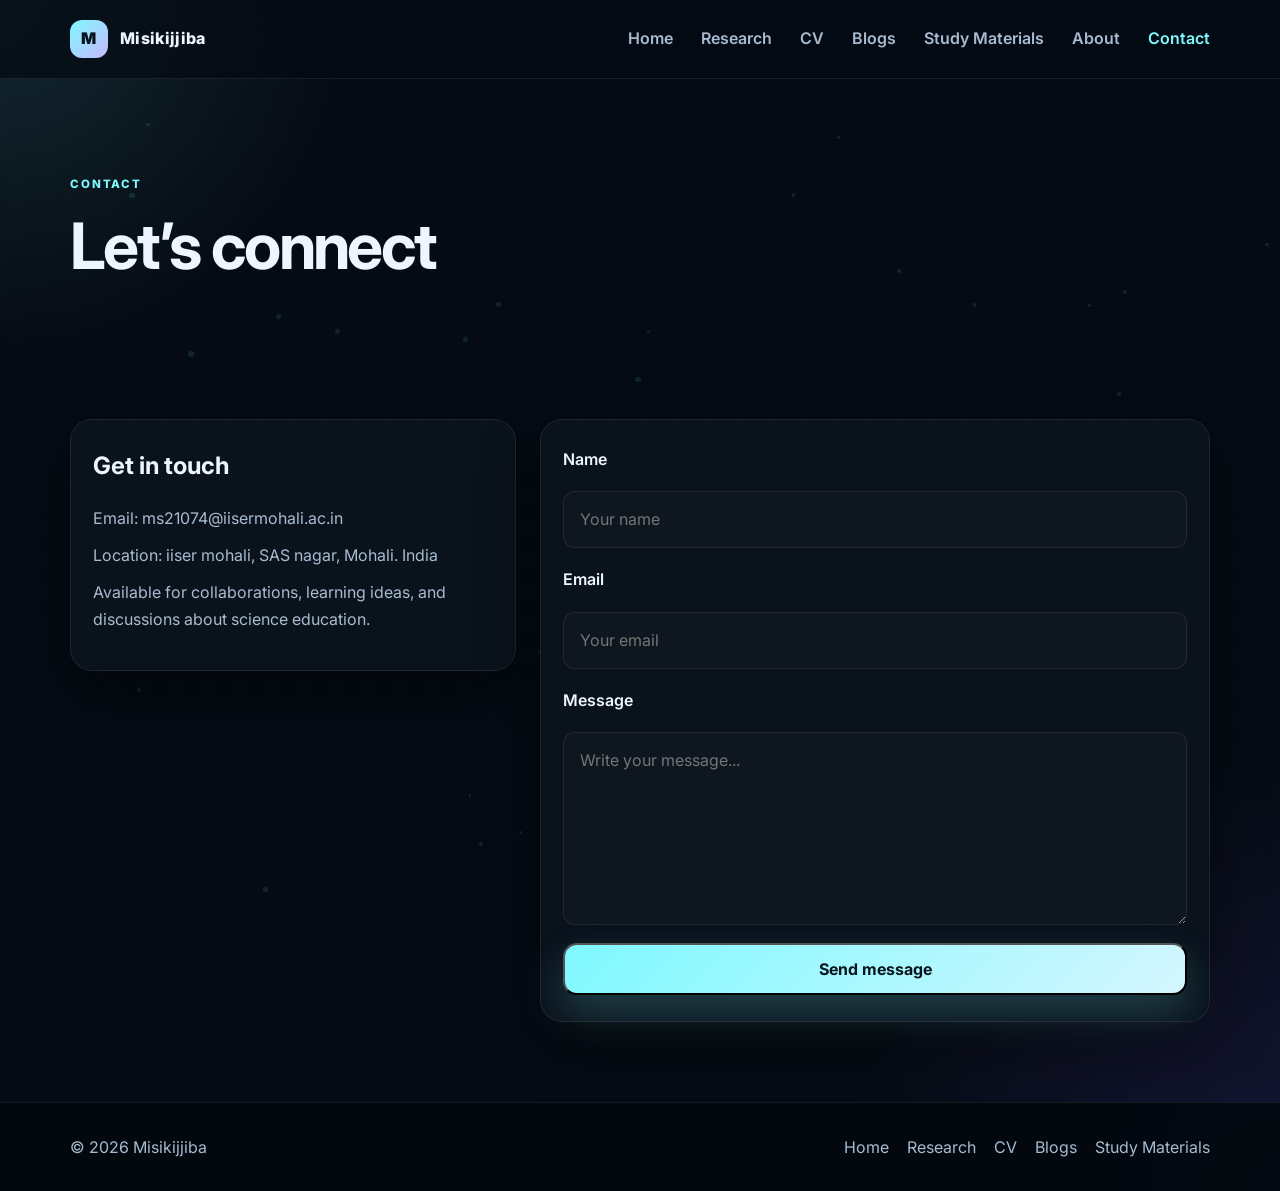
<file: contact.html>
<!DOCTYPE html>
<html lang="en">
<head>
  <meta charset="UTF-8" />
  <meta name="viewport" content="width=device-width, initial-scale=1.0" />
  <title>Misikijjiba | Contact</title>
  <meta name="description" content="Contact Misikijjiba to connect, collaborate, or ask a question." />
  <meta property="og:title" content="Misikijjiba | Contact">
  <meta property="og:description" content="Contact Misikijjiba to connect, collaborate, or ask a question.">
  <meta property="og:type" content="website">
  <meta property="og:url" content="https://bekhaufbadshah9-gif.github.io/misikijiba/contact.html">
  <meta property="og:image" content="https://images.unsplash.com/photo-1523240795612-9a054b0db644?auto=format&fit=crop&w=1200&q=80">
<meta property="og:image:width" content="1200">
<meta property="og:image:height" content="800">
<meta name="robots" content="index, follow">
  <meta property="og:site_name" content="Misikijjiba">
  <meta name="twitter:card" content="summary_large_image">
  <meta name="twitter:title" content="Misikijjiba | Contact">
  <meta name="twitter:description" content="Contact Misikijjiba to connect, collaborate, or ask a question.">
  <meta name="twitter:image" content="https://images.unsplash.com/photo-1523240795612-9a054b0db644?auto=format&fit=crop&w=1200&q=80">
  <link rel="canonical" href="https://bekhaufbadshah9-gif.github.io/misikijiba/contact.html">
  <link rel="icon" href="data:image/svg+xml,%3Csvg xmlns='http://www.w3.org/2000/svg' viewBox='0 0 100 100'%3E%3Ctext y='.9em' font-size='90'%3E%F0%9F%94%AC%3C/text%3E%3C/svg%3e" type="image/svg+xml">
<script type="application/ld+json">
{
  "@context": "https://schema.org",
  "@type": "Organization",
  "name": "Misikijjiba",
  "url": "https://bekhaufbadshah9-gif.github.io/misikijiba/",
  "logo": "https://bekhaufbadshah9-gif.github.io/misikijiba/",
  "sameAs": [
    "https://github.com/bekhaufbadshah9-gif",
    "https://scholar.google.com",
    "https://orcid.org"
  ],
  "contactPoint": {
    "@type": "ContactPoint",
    "email": "ms21074@iisermohali.ac.in",
    "contactType": "academic"
  },
  "address": {
    "@type": "PostalAddress",
    "addressLocality": "Mohali",
    "addressRegion": "Punjab",
    "addressCountry": "IN"
  },
  "affiliation": "Indian Institute of Science Education and Research (IISER) Mohali"
}
</script>
<script type="application/ld+json">
{
  "@context": "https://schema.org",
  "@type": "WebSite",
  "name": "Misikijjiba",
  "url": "https://bekhaufbadshah9-gif.github.io/misikijiba/contact.html",
  "potentialAction": {
    "@type": "SearchAction",
    "target": "https://bekhaufbadshah9-gif.github.io/misikijiba/contact.html",
    "query-input": "required"
  }
}
</script>
<script type="application/ld+json">
{
  "@context": "https://schema.org",
  "@type": "BreadcrumbList",
  "itemListElement": [
    {
      "@type": "ListItem",
      "position": 1,
      "name": "Home",
      "item": "https://bekhaufbadshah9-gif.github.io/misikijiba/index.html"
    },
    {
      "@type": "ListItem",
      "position": 2,
      "name": "Contact",
      "item": "https://bekhaufbadshah9-gif.github.io/misikijiba/contact.html"
    }
  ]
}
</script>
  <link rel="preconnect" href="https://fonts.googleapis.com" crossorigin>
  <link rel="preconnect" href="https://fonts.gstatic.com" crossorigin>
  <link href="https://fonts.googleapis.com/css2?family=Inter:wght@400;500;600;700;800;900&display=swap" rel="stylesheet" media="print" onload="this.media='all'">
  <noscript><link href="https://fonts.googleapis.com/css2?family=Inter:wght@400;500;600;700;800;900&display=swap" rel="stylesheet"></noscript>
  <style>
:root{--bg:#050b14;--bg-2:#0a1420;--panel:rgba(14,23,31,0.8);--panel-strong:rgba(16,24,33,0.96);--soft:#edf6ff;--muted:#a8bbd0;--primary:#7ef9ff;--primary-2:#7c5cff;--line:rgba(255,255,255,0.08);--shadow:0 22px 60px rgba(0,0,0,0.45);--radius:22px}
*{box-sizing:border-box;margin:0;padding:0}
html{scroll-behavior:smooth}
body{font-family:"Inter",sans-serif;background:radial-gradient(circle at top left,rgba(126,249,255,0.12),transparent 20%),radial-gradient(circle at bottom right,rgba(124,92,255,0.14),transparent 25%),var(--bg);color:var(--soft);line-height:1.7;overflow-x:hidden}
.no-scroll{overflow:hidden;position:fixed;width:100%}
a{color:inherit;text-decoration:none}
img{max-width:100%;display:block}
button,input,textarea{font:inherit}
.skip-link{position:absolute;top:-100%;left:0;background:var(--primary);color:#08131d;padding:8px 16px;z-index:10000;transition:top 0.2s;border-radius:4px}
.skip-link:focus{top:0}
.bg-particles{position:fixed;inset:0;pointer-events:none;z-index:0;background-image:radial-gradient(circle,rgba(126,249,255,0.25) 1px,transparent 1px),radial-gradient(circle,rgba(124,92,255,0.22) 1px,transparent 1px);background-size:32px 32px;background-position:0 0,18px 18px;opacity:0.18}
.site-header,main,.site-footer{position:relative;z-index:1}
.container{width:min(1180px,calc(100% - 32px));margin:0 auto}
.site-header{position:sticky;top:0;backdrop-filter:blur(18px);background:rgba(5,11,20,0.72);border-bottom:1px solid var(--line);z-index:100}
.nav-wrap{display:flex;align-items:center;justify-content:space-between;min-height:78px}
.brand{display:flex;align-items:center;gap:12px;font-weight:800;letter-spacing:0.02em}
.brand-mark{width:38px;height:38px;display:inline-flex;align-items:center;justify-content:center;border-radius:12px;background:linear-gradient(135deg,var(--primary),#c7b8ff);color:#08131d;font-weight:900}
.main-nav{display:flex;align-items:center;gap:28px}
.main-nav a{color:var(--muted);font-weight:600;transition:color 0.2s ease}
.main-nav a:hover,.main-nav a.active{color:var(--primary)}
.menu-toggle{display:none;width:48px;height:48px;background:rgba(255,255,255,0.03);border:1px solid var(--line);border-radius:12px;cursor:pointer}
.menu-toggle span{display:block;width:20px;height:2px;border-radius:99px;background:var(--soft);margin:5px auto;transition:transform 0.3s ease,opacity 0.3s ease,background 0.3s ease}
.menu-toggle[aria-expanded="true"] span{background:var(--primary)}
.menu-toggle[aria-expanded="true"] span:nth-child(1){transform:translateY(7px) rotate(45deg)}
.menu-toggle[aria-expanded="true"] span:nth-child(2){opacity:0}
.menu-toggle[aria-expanded="true"] span:nth-child(3){transform:translateY(-7px) rotate(-45deg)}
.mobile-menu{display:none;flex-direction:column;gap:0;padding:20px;border-top:1px solid var(--line);background:rgba(5,11,20,0.97);position:absolute;top:100%;left:0;right:0;transform:translateY(-10px);opacity:0;transition:transform 0.3s ease,opacity 0.3s ease;z-index:50}
.mobile-menu.open{display:flex;transform:translateY(0);opacity:1}
.mobile-menu a{display:block;color:var(--muted);padding:16px 24px;font-size:1.1rem;font-weight:600;border-bottom:1px solid rgba(255,255,255,0.04);transition:color 0.2s ease,background 0.2s ease}
.mobile-menu a:hover,.mobile-menu a:focus-visible{color:var(--primary);background:rgba(126,249,255,0.05)}
.hero{padding:90px 0 80px}
.hero-grid{display:grid;grid-template-columns:1.1fr 0.9fr;gap:42px;align-items:center}
.hero-copy h1,.page-hero h1,.section-heading h2{line-height:1.04;letter-spacing:-0.04em}
.hero-copy h1{font-size:clamp(2.8rem,5vw,5rem);max-width:640px;margin-bottom:20px}
.hero-copy p{max-width:600px;color:var(--muted);font-size:1.08rem}
.cta-group{display:flex;gap:16px;margin-top:30px;flex-wrap:wrap}
.btn{display:inline-flex;align-items:center;justify-content:center;min-height:52px;padding:0 24px;border-radius:14px;font-weight:700;transition:transform 0.2s ease,box-shadow 0.2s ease}
.btn:hover{transform:translateY(-2px)}
.btn-primary{background:linear-gradient(135deg,var(--primary),#d4f6ff);color:#07151d;box-shadow:0 18px 42px rgba(126,249,255,0.2)}
.hero-stats{display:flex;gap:34px;margin-top:38px;flex-wrap:wrap}
.hero-stats div{min-width:110px}
.hero-stats strong{display:block;font-size:1.8rem;color:var(--soft)}
.hero-stats span{color:var(--muted);font-size:0.9rem}
.hero-visual{position:relative;min-height:560px}
.image-panel{position:absolute;inset:0;border-radius:26px;overflow:hidden;border:1px solid var(--line);box-shadow:var(--shadow);transform:perspective(1200px) rotateY(-8deg)}
.image-panel img{width:100%;height:100%;object-fit:cover}
.glass-card{position:absolute;z-index:2;width:min(260px,72%);padding:18px 20px;border-radius:18px;background:rgba(8,17,25,0.72);border:1px solid var(--line);backdrop-filter:blur(12px);box-shadow:var(--shadow);will-change:transform}
.card-one{top:26px;left:-26px;animation:floatOne 6s ease-in-out infinite}
.card-two{bottom:34px;right:-12px;animation:floatTwo 7s ease-in-out infinite}
@keyframes floatOne{0%,100%{transform:translateY(0)}50%{transform:translateY(-12px)}}
@keyframes floatTwo{0%,100%{transform:translateY(0)}50%{transform:translateY(12px)}}
.reveal{opacity:0;transform:translateY(20px)}
.reveal.visible{opacity:1;transform:translateY(0)}
.section{padding:100px 0}
.section-dark{background:rgba(255,255,255,0.02);border-top:1px solid var(--line);border-bottom:1px solid var(--line)}
.accent-band{background:linear-gradient(135deg,rgba(126,249,255,0.07),rgba(124,92,255,0.08))}
.eyebrow{display:inline-block;font-size:0.72rem;font-weight:800;letter-spacing:0.16em;text-transform:uppercase;color:var(--primary);margin-bottom:18px}
.cta-banner{display:flex;align-items:center;justify-content:space-between;gap:24px;padding:28px 30px;border:1px solid var(--line);border-radius:24px;background:rgba(12,20,29,0.95);box-shadow:var(--shadow)}
.page-hero{padding:110px 0 60px}
.page-hero.compact{padding-top:90px}
.page-hero h1{font-size:clamp(2.4rem,5vw,4rem);max-width:700px}
.site-footer{border-top:1px solid var(--line);background:rgba(3,8,14,0.9)}
.footer-wrap{display:flex;align-items:center;justify-content:space-between;min-height:88px;color:var(--muted)}
.footer-links{display:flex;gap:18px;flex-wrap:wrap}
@media(max-width:1440px){.container{width:min(1140px,calc(100% - 48px))}.section{padding:80px 0}.hero{padding:80px 0 70px}.hero-copy h1{font-size:clamp(2.8rem,4vw,5rem)}}@media(max-width:1024px){.hero-grid{grid-template-columns:1fr;gap:30px}.hero-copy{order:1}.hero-visual{order:2;min-height:400px}.image-panel{position:relative;transform:none;height:400px;border-radius:20px}.glass-card{position:relative;width:auto;left:auto;top:auto;right:auto;bottom:auto;animation:none;margin:20px auto;max-width:280px}.card-grid,.blog-grid,.resource-grid{grid-template-columns:repeat(2,1fr);gap:20px}.about-layout,.contact-layout{grid-template-columns:1fr;gap:24px}.main-nav{display:none}.menu-toggle{display:block}.section{padding:70px 0}.hero{padding:70px 0 60px}.cta-banner{flex-direction:column;align-items:flex-start;gap:16px;text-align:left}.footer-wrap{flex-direction:column;gap:16px;padding:24px 0;text-align:center}.footer-links{justify-content:center;gap:16px}}@media(max-width:768px){.card-grid,.blog-grid,.blog-grid-large,.resource-grid{grid-template-columns:1fr;gap:16px}.feature-card,.blog-card,.resource-card{padding:20px}.blog-card img{height:200px}.about-image img{height:300px}.contact-card,.contact-form{padding:20px 18px}.section{padding:60px 0}.hero{padding:60px 0 50px}.hero-copy h1{font-size:clamp(2.2rem,8vw,3.5rem)}.section-heading h2{font-size:clamp(1.8rem,6vw,2.5rem)}.hero-stats{gap:20px}.hero-stats div{min-width:auto;flex:1;text-align:center}.hero-stats strong{font-size:1.5rem}.cta-group{flex-direction:column;gap:12px}.btn{width:100%;justify-content:center}}@media(max-width:480px){.container{width:min(100%,calc(100% - 24px))}.section{padding:50px 0}.hero{padding:50px 0 40px}.hero-copy h1{font-size:clamp(2rem,10vw,3rem)}.hero-copy p{font-size:1rem;max-width:100%}.hero-stats{gap:16px}.hero-stats strong{font-size:1.4rem}.feature-card,.blog-card,.resource-card{padding:18px 16px}.blog-card img{height:180px}.about-image img{height:280px}.cta-banner{padding:24px 20px}.cta-banner h2{font-size:clamp(1.5rem,5vw,2rem)}.nav-wrap{min-height:64px;gap:8px}.main-nav{gap:16px}.main-nav a{font-size:0.85rem}.menu-toggle{width:44px;height:44px}.contact-form input,.contact-form textarea{padding:12px 14px;font-size:16px}}@media(max-width:320px){.container{width:calc(100% - 20px)}.section{padding:40px 0}.hero{padding:40px 0 30px}.hero-copy h1{font-size:clamp(1.8rem,12vw,2.6rem)}.section-heading h2{font-size:clamp(1.5rem,8vw,2rem)}.feature-card,.blog-card,.resource-card{padding:16px 14px}.blog-card img{height:160px}.about-image img{height:240px}.hero-visual{min-height:300px}.image-panel{height:300px}.footer-links{gap:12px}.contact-card,.contact-form{padding:16px 14px}}
  </style>
  <link rel="preload" href="assets/styles.css" as="style" onload="this.onload=null;this.rel='stylesheet'">
  <noscript><link rel="stylesheet" href="assets/styles.css"></noscript>
</head>
<body>
  <a href="#main-content" class="skip-link">Skip to main content</a>
  <div class="bg-particles" id="particles"></div>

  <header class="site-header">
    <div class="container nav-wrap">
      <a href="index.html" class="brand">
        <span class="brand-mark">M</span>
        <span>Misikijjiba</span>
      </a>

      <nav class="main-nav">
        <a href="index.html">Home</a>
        <a href="research.html">Research</a>
        <a href="cv.html">CV</a>
        <a href="blogs.html">Blogs</a>
        <a href="study-materials.html">Study Materials</a>
        <a href="about.html">About</a>
        <a href="contact.html" class="active">Contact</a>
      </nav>

      <button class="menu-toggle" aria-label="Open menu" aria-expanded="false" aria-controls="mobile-menu">
        <span></span>
        <span></span>
        <span></span>
      </button>
    </div>

    <div class="mobile-menu" id="mobile-menu">
      <a href="index.html">Home</a>
      <a href="research.html">Research</a>
      <a href="cv.html">CV</a>
      <a href="blogs.html">Blogs</a>
      <a href="study-materials.html">Study Materials</a>
      <a href="about.html">About</a>
      <a href="contact.html">Contact</a>
    </div>
  </header>

  <main id="main-content">
    <section class="page-hero compact">
      <div class="container">
        <span class="eyebrow">Contact</span>
        <h1>Let’s connect</h1>
      </div>
    </section>

    <section class="section">
      <div class="container contact-layout">
        <div class="contact-card reveal">
          <h3>Get in touch</h3>
          <p>Email: ms21074@iisermohali.ac.in</p>
          <p>Location: iiser mohali, SAS nagar, Mohali. India</p>
          <p>Available for collaborations, learning ideas, and discussions about science education.</p>
        </div>

        <form class="contact-form reveal">
          <label for="contact-name">Name</label>
          <input type="text" id="contact-name" name="name" placeholder="Your name" required />

          <label for="contact-email">Email</label>
          <input type="email" id="contact-email" name="email" placeholder="Your email" required />

          <label for="contact-message">Message</label>
          <textarea id="contact-message" name="message" rows="6" placeholder="Write your message..." required></textarea>

          <button type="submit" class="btn btn-primary">Send message</button>
        </form>
      </div>
    </section>
  </main>

  <footer class="site-footer">
    <div class="container footer-wrap">
      <p>© 2026 Misikijjiba</p>
      <div class="footer-links">
        <a href="index.html">Home</a>
        <a href="research.html">Research</a>
        <a href="cv.html">CV</a>
        <a href="blogs.html">Blogs</a>
        <a href="study-materials.html">Study Materials</a>
      </div>
    </div>
  </footer>

  <script src="assets/scripts.js" defer></script>
</body>
</html>
</file>
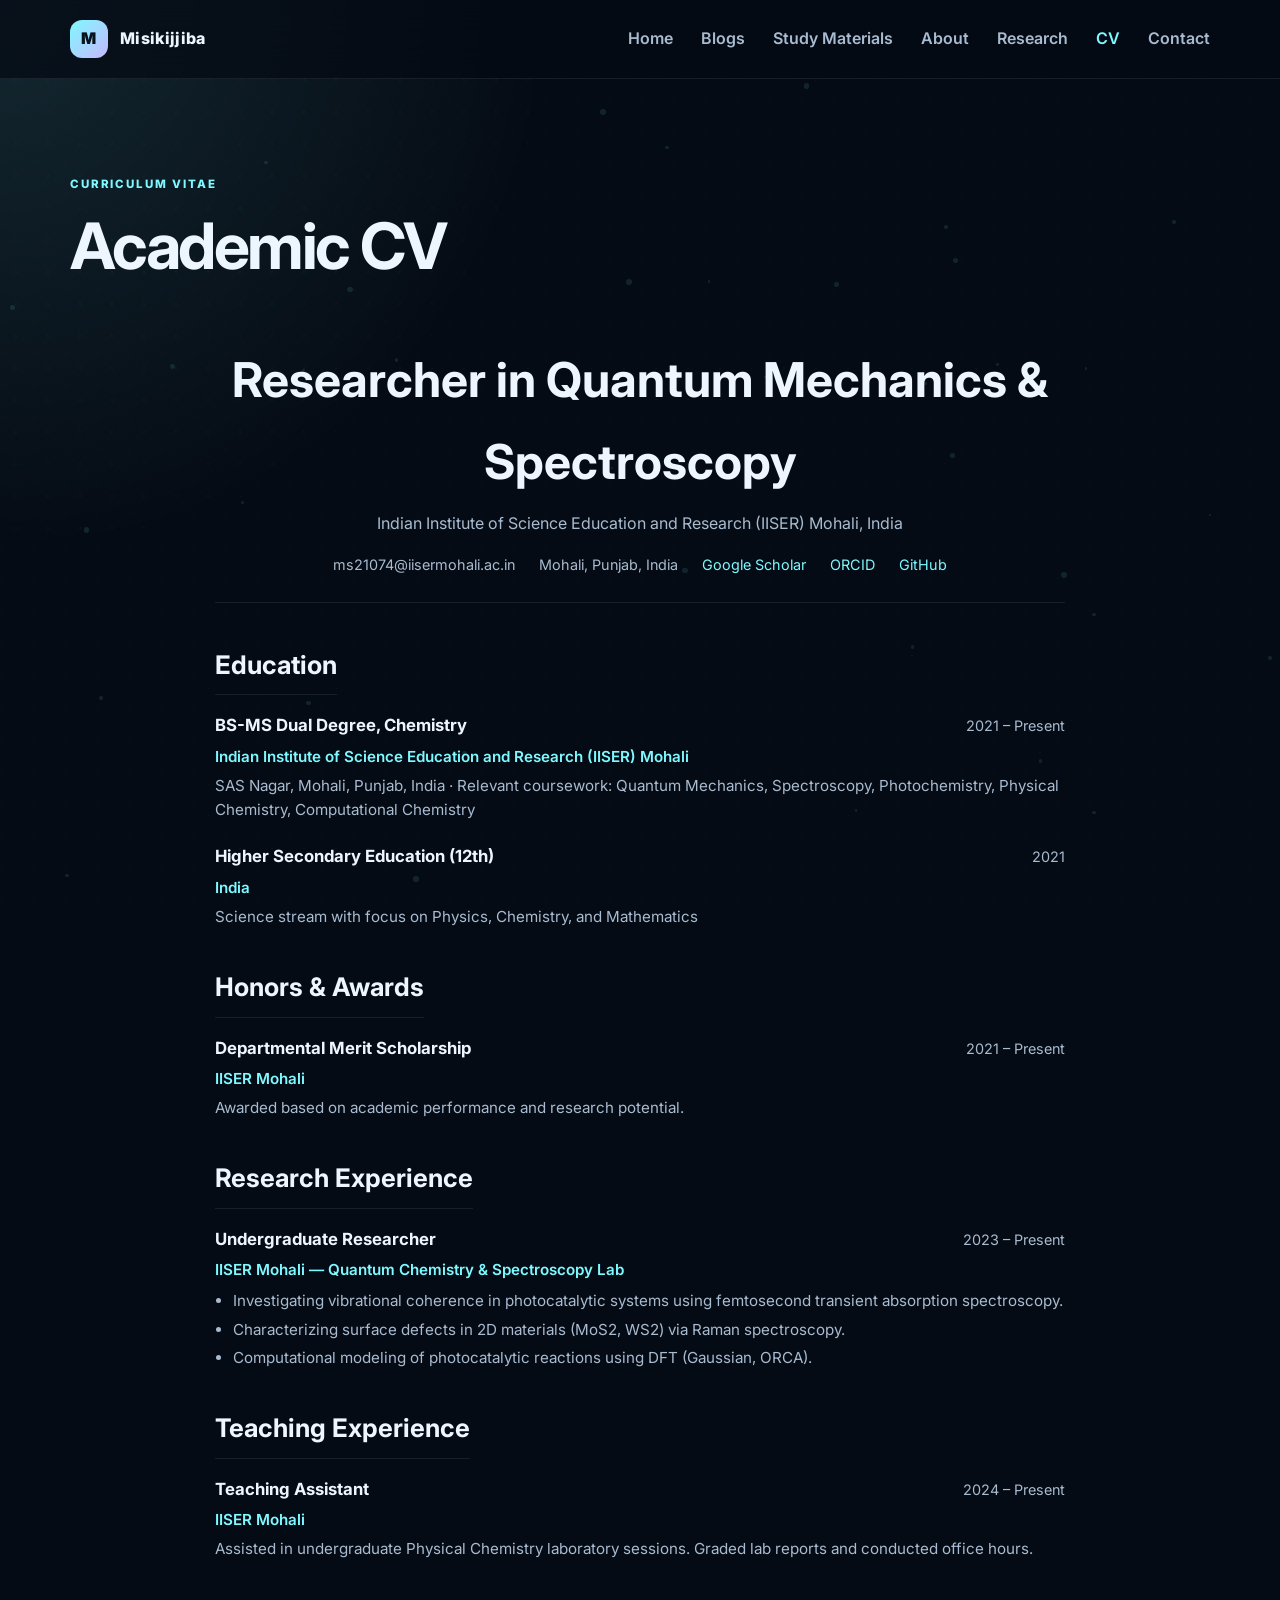
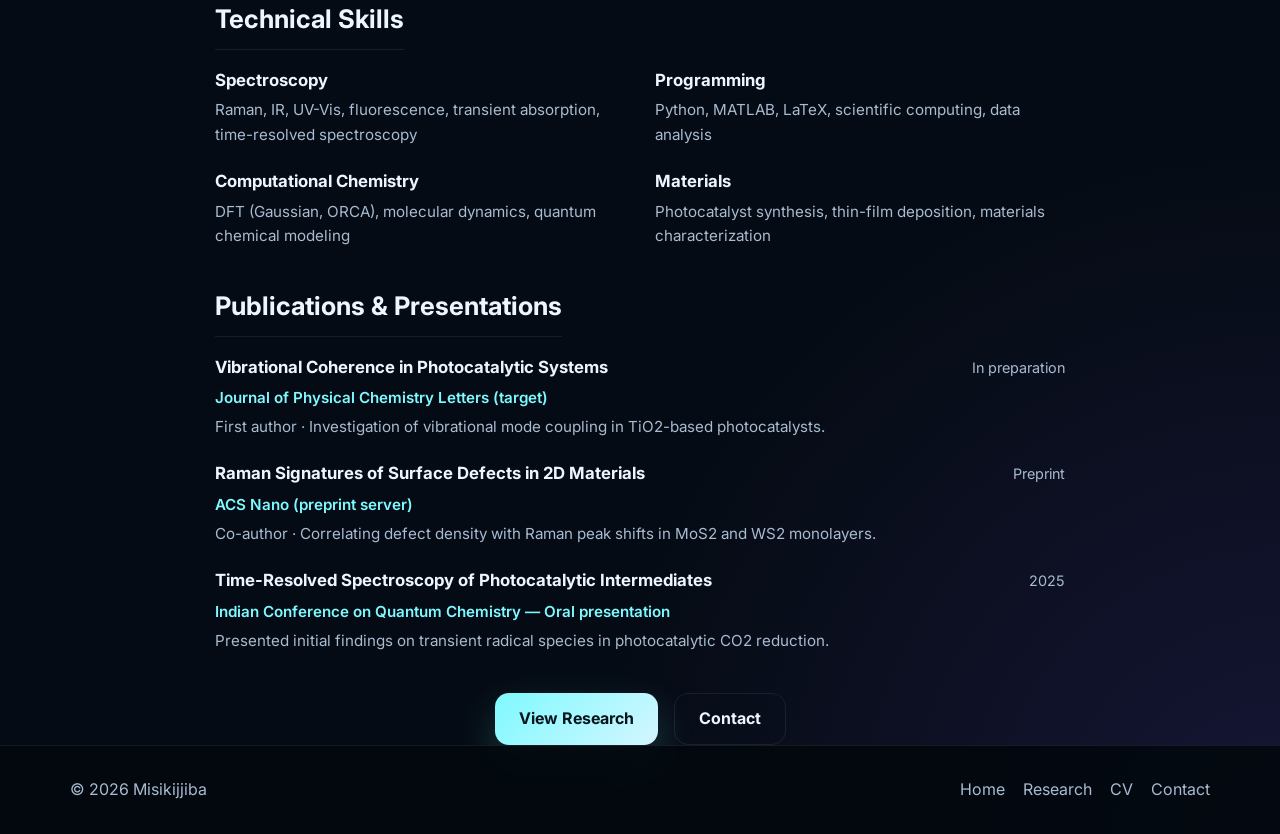
<file: cv.html>
<!DOCTYPE html>
<html lang="en">
<head>
  <meta charset="UTF-8" />
  <meta name="viewport" content="width=device-width, initial-scale=1.0" />
  <title>Curriculum Vitae | Misikijjiba</title>
  <meta name="description" content="Academic CV of the Misikijjiba author — education, honors, teaching, research, and technical skills in quantum mechanics and spectroscopy." />
  <meta property="og:title" content="Curriculum Vitae | Misikijjiba">
  <meta property="og:description" content="Academic CV — education, honors, teaching, research, and technical skills.">
  <meta property="og:type" content="website">
  <meta property="og:url" content="https://bekhaufbadshah9-gif.github.io/misikijiba/cv.html">
  <meta property="og:image" content="https://images.unsplash.com/photo-1532187643603-ba119ca4109e?auto=format&fit=crop&w=1200&q=80">
<meta property="og:image:width" content="1200">
<meta property="og:image:height" content="800">
<meta name="robots" content="index, follow">
  <meta property="og:site_name" content="Misikijjiba">
  <meta name="twitter:card" content="summary_large_image">
  <meta name="twitter:title" content="Curriculum Vitae | Misikikjiba">
  <meta name="twitter:description" content="Academic CV — education, honors, teaching, research, and technical skills.">
  <meta name="twitter:image" content="https://images.unsplash.com/photo-1532187643603-ba119ca4109e?auto=format&fit=crop&w=1200&q=80">
  <link rel="canonical" href="https://bekhaufbadshah9-gif.github.io/misikijiba/cv.html">
  <link rel="icon" href="data:image/svg+xml,%3Csvg xmlns='http://www.w3.org/2000/svg' viewBox='0 0 100 100'%3E%3Ctext y='.9em' font-size='90'%3E%F0%9F%94%AC%3C/text%3E%3C/svg%3e" type="image/svg+xml">
<script type="application/ld+json">
{
  "@context": "https://schema.org",
  "@type": "Organization",
  "name": "Misikijjiba",
  "url": "https://bekhaufbadshah9-gif.github.io/misikijiba/",
  "logo": "https://bekhaufbadshah9-gif.github.io/misikijiba/",
  "sameAs": [
    "https://github.com/bekhaufbadshah9-gif",
    "https://scholar.google.com",
    "https://orcid.org"
  ],
  "contactPoint": {
    "@type": "ContactPoint",
    "email": "ms21074@iisermohali.ac.in",
    "contactType": "academic"
  },
  "address": {
    "@type": "PostalAddress",
    "addressLocality": "Mohali",
    "addressRegion": "Punjab",
    "addressCountry": "IN"
  },
  "affiliation": "Indian Institute of Science Education and Research (IISER) Mohali"
}
</script>
<script type="application/ld+json">
{
  "@context": "https://schema.org",
  "@type": "WebSite",
  "name": "Misikijjiba",
  "url": "https://bekhaufbadshah9-gif.github.io/misikijiba/cv.html",
  "potentialAction": {
    "@type": "SearchAction",
    "target": "https://bekhaufbadshah9-gif.github.io/misikijiba/cv.html",
    "query-input": "required"
  }
}
</script>
<script type="application/ld+json">
{
  "@context": "https://schema.org",
  "@type": "Person",
  "name": "Misikijjiba Researcher",
  "jobTitle": "BS-MS Dual Degree Student in Chemistry",
  "worksFor": {
    "@type": "Organization",
    "name": "Indian Institute of Science Education and Research (IISER) Mohali"
  },
  "sameAs": [
    "https://github.com/bekhaufbadshah9-gif",
    "https://scholar.google.com",
    "https://orcid.org"
  ],
  "knowsAbout": [
    "quantum mechanics",
    "spectroscopy",
    "photocatalysis",
    "material chemistry",
    "computational chemistry",
    "sustainable energy"
  ]
}
</script>
<script type="application/ld+json">
{
  "@context": "https://schema.org",
  "@type": "BreadcrumbList",
  "itemListElement": [
    {
      "@type": "ListItem",
      "position": 1,
      "name": "Home",
      "item": "https://bekhaufbadshah9-gif.github.io/misikijiba/index.html"
    },
    {
      "@type": "ListItem",
      "position": 2,
      "name": "CV",
      "item": "https://bekhaufbadshah9-gif.github.io/misikijiba/cv.html"
    }
  ]
}
</script>
  <link rel="preconnect" href="https://fonts.googleapis.com" crossorigin>
  <link rel="preconnect" href="https://fonts.gstatic.com" crossorigin>
  <link href="https://fonts.googleapis.com/css2?family=Inter:wght@400;500;600;700;800;900&display=swap" rel="stylesheet" media="print" onload="this.media='all'">
  <noscript><link href="https://fonts.googleapis.com/css2?family=Inter:wght@400;500;600;700;800;900&display=swap" rel="stylesheet"></noscript>
  <style>
:root{--bg:#050b14;--bg-2:#0a1420;--panel:rgba(14,23,31,0.8);--panel-strong:rgba(16,24,33,0.96);--soft:#edf6ff;--muted:#a8bbd0;--primary:#7ef9ff;--primary-2:#7c5cff;--line:rgba(255,255,255,0.08);--shadow:0 22px 60px rgba(0,0,0,0.45);--radius:22px}
*{box-sizing:border-box;margin:0;padding:0}
html{scroll-behavior:smooth}
body{font-family:"Inter",sans-serif;background:radial-gradient(circle at top left,rgba(126,249,255,0.12),transparent 20%),radial-gradient(circle at bottom right,rgba(124,92,255,0.14),transparent 25%),var(--bg);color:var(--soft);line-height:1.6;overflow-x:hidden}
.no-scroll{overflow:hidden;position:fixed;width:100%}
a{color:inherit;text-decoration:none}
img{max-width:100%;display:block}
button,input,textarea{font:inherit}
.skip-link{position:absolute;top:-100%;left:0;background:var(--primary);color:#08131d;padding:8px 16px;z-index:10000;transition:top 0.2s;border-radius:4px}
.skip-link:focus{top:0}
.bg-particles{position:fixed;inset:0;pointer-events:none;z-index:0;background-image:radial-gradient(circle,rgba(126,249,255,0.25) 1px,transparent 1px),radial-gradient(circle,rgba(124,92,255,0.22) 1px,transparent 1px);background-size:32px 32px;background-position:0 0,18px 18px;opacity:0.18}
.site-header,main,.site-footer{position:relative;z-index:1}
.container{width:min(1180px,calc(100% - 32px));margin:0 auto}
.site-header{position:sticky;top:0;backdrop-filter:blur(18px);background:rgba(5,11,20,0.72);border-bottom:1px solid var(--line);z-index:100}
.nav-wrap{display:flex;align-items:center;justify-content:space-between;min-height:78px}
.brand{display:flex;align-items:center;gap:12px;font-weight:800;letter-spacing:0.02em}
.brand-mark{width:38px;height:38px;display:inline-flex;align-items:center;justify-content:center;border-radius:12px;background:linear-gradient(135deg,var(--primary),#c7b8ff);color:#08131d;font-weight:900}
.main-nav{display:flex;align-items:center;gap:28px}
.main-nav a{color:var(--muted);font-weight:600;transition:color 0.2s ease}
.main-nav a:hover,.main-nav a.active{color:var(--primary)}
.menu-toggle{display:none;width:48px;height:48px;background:rgba(255,255,255,0.03);border:1px solid var(--line);border-radius:12px;cursor:pointer}
.menu-toggle span{display:block;width:20px;height:2px;border-radius:99px;background:var(--soft);margin:5px auto;transition:transform 0.3s ease,opacity 0.3s ease,background 0.3s ease}
.menu-toggle[aria-expanded="true"] span{background:var(--primary)}
.menu-toggle[aria-expanded="true"] span:nth-child(1){transform:translateY(7px) rotate(45deg)}
.menu-toggle[aria-expanded="true"] span:nth-child(2){opacity:0}
.menu-toggle[aria-expanded="true"] span:nth-child(3){transform:translateY(-7px) rotate(-45deg)}
.mobile-menu{display:none;flex-direction:column;gap:0;padding:20px;border-top:1px solid var(--line);background:rgba(5,11,20,0.97);position:absolute;top:100%;left:0;right:0;transform:translateY(-10px);opacity:0;transition:transform 0.3s ease,opacity 0.3s ease;z-index:50}
.mobile-menu.open{display:flex;transform:translateY(0);opacity:1}
.mobile-menu a{display:block;color:var(--muted);padding:16px 24px;font-size:1.1rem;font-weight:600;border-bottom:1px solid rgba(255,255,255,0.04);transition:color 0.2s ease,background 0.2s ease}
.mobile-menu a:hover,.mobile-menu a:focus-visible{color:var(--primary);background:rgba(126,249,255,0.05)}
.page-hero{padding:100px 0 60px}
.page-hero h1{font-size:clamp(2.4rem,5vw,4rem);max-width:700px;line-height:1.04;letter-spacing:-0.04em}
.cv-container{max-width:850px;margin:0 auto}
.cv-header{text-align:center;margin-bottom:40px;padding-bottom:24px;border-bottom:1px solid var(--line)}
.cv-header h1{font-size:clamp(2rem,5vw,3rem);margin-bottom:8px;color:var(--soft)}
.cv-header p{color:var(--muted);font-size:1rem}
.cv-contact{display:flex;justify-content:center;gap:24px;flex-wrap:wrap;margin-top:16px;font-size:0.9rem;color:var(--muted)}
.cv-contact a{color:var(--primary)}
.cv-section{margin-bottom:36px}
.cv-section h2{font-size:clamp(1.3rem,3vw,1.6rem);margin-bottom:16px;color:var(--soft);border-bottom:1px solid var(--line);padding-bottom:8px;display:inline-block}
.cv-item{margin-bottom:20px}
.cv-item:last-child{margin-bottom:0}
.cv-item-header{display:flex;justify-content:space-between;align-items:baseline;margin-bottom:4px}
.cv-item-title{font-weight:700;color:var(--soft);font-size:1.05rem}
.cv-item-date{color:var(--muted);font-size:0.9rem;white-space:nowrap}
.cv-item-institution{color:var(--primary);font-size:0.95rem;font-weight:600;margin-bottom:4px;display:block}
.cv-item-body{color:var(--muted);font-size:0.95rem;line-height:1.6}
.cv-item-body ul{margin:6px 0 0 0;padding-left:18px}
.cv-item-body li{margin-bottom:4px;color:var(--muted)}
.cv-grid{display:grid;grid-template-columns:1fr 1fr;gap:30px}
.cv-actions{display:flex;gap:16px;justify-content:center;margin-top:40px;flex-wrap:wrap}
.btn{display:inline-flex;align-items:center;justify-content:center;min-height:52px;padding:0 28px;border-radius:14px;font-weight:700;transition:transform 0.2s ease,box-shadow 0.2s ease}
.btn:hover{transform:translateY(-2px)}
.btn-primary{background:linear-gradient(135deg,var(--primary),#d4f6ff);color:#07151d;box-shadow:0 18px 42px rgba(126,249,255,0.2)}
.btn-outline{background:transparent;border:1px solid var(--line);color:var(--soft)}
.btn-outline:hover{border-color:var(--primary);color:var(--primary)}
@media(max-width:1024px){.cv-grid{grid-template-columns:1fr}.section{padding:70px 0}}
@media(max-width:768px){.page-hero{padding:80px 0 50px}.cv-contact{gap:16px}}
@media(max-width:480px){.page-hero{padding:60px 0 40px}}
@media(max-width:320px){.page-hero{padding:50px 0 30px}}
  </style>
  <link rel="preload" href="assets/styles.css" as="style" onload="this.onload=null;this.rel='stylesheet'">
  <noscript><link rel="stylesheet" href="assets/styles.css"></noscript>
</head>
<body>
  <a href="#main-content" class="skip-link">Skip to main content</a>
  <div class="bg-particles" id="particles"></div>

  <header class="site-header">
    <div class="container nav-wrap">
      <a href="index.html" class="brand">
        <span class="brand-mark">M</span>
        <span>Misikijjiba</span>
      </a>

      <nav class="main-nav">
        <a href="index.html">Home</a>
        <a href="blogs.html">Blogs</a>
        <a href="study-materials.html">Study Materials</a>
        <a href="about.html">About</a>
        <a href="research.html">Research</a>
        <a href="cv.html" class="active">CV</a>
        <a href="contact.html">Contact</a>
      </nav>

      <button class="menu-toggle" aria-label="Open menu" aria-expanded="false" aria-controls="mobile-menu">
        <span></span>
        <span></span>
        <span></span>
      </button>
    </div>

    <div class="mobile-menu" id="mobile-menu">
      <a href="index.html">Home</a>
      <a href="blogs.html">Blogs</a>
      <a href="study-materials.html">Study Materials</a>
      <a href="about.html">About</a>
      <a href="research.html">Research</a>
      <a href="cv.html">CV</a>
      <a href="contact.html">Contact</a>
    </div>
  </header>

  <main id="main-content">
    <section class="page-hero compact">
      <div class="container">
        <span class="eyebrow">Curriculum Vitae</span>
        <h1>Academic CV</h1>
      </div>
    </section>

    <div class="cv-container">
      <div class="cv-header reveal">
        <h1>Researcher in Quantum Mechanics &amp; Spectroscopy</h1>
        <p>Indian Institute of Science Education and Research (IISER) Mohali, India</p>
        <div class="cv-contact">
          <span>ms21074@iisermohali.ac.in</span>
          <span>Mohali, Punjab, India</span>
          <a href="https://scholar.google.com" target="_blank" rel="noopener noreferrer">Google Scholar</a>
          <a href="https://orcid.org" target="_blank" rel="noopener noreferrer">ORCID</a>
          <a href="https://github.com/bekhaufbadshah9-gif" target="_blank" rel="noopener noreferrer">GitHub</a>
        </div>
      </div>

      <div class="cv-section reveal">
        <h2>Education</h2>
        <div class="cv-item">
          <div class="cv-item-header">
            <span class="cv-item-title">BS-MS Dual Degree, Chemistry</span>
            <span class="cv-item-date">2021 – Present</span>
          </div>
          <span class="cv-item-institution">Indian Institute of Science Education and Research (IISER) Mohali</span>
          <div class="cv-item-body">SAS Nagar, Mohali, Punjab, India · Relevant coursework: Quantum Mechanics, Spectroscopy, Photochemistry, Physical Chemistry, Computational Chemistry</div>
        </div>
        <div class="cv-item">
          <div class="cv-item-header">
            <span class="cv-item-title">Higher Secondary Education (12th)</span>
            <span class="cv-item-date">2021</span>
          </div>
          <span class="cv-item-institution">India</span>
          <div class="cv-item-body">Science stream with focus on Physics, Chemistry, and Mathematics</div>
        </div>
      </div>

      <div class="cv-section reveal">
        <h2>Honors &amp; Awards</h2>
        <div class="cv-item">
          <div class="cv-item-header">
            <span class="cv-item-title">Departmental Merit Scholarship</span>
            <span class="cv-item-date">2021 – Present</span>
          </div>
          <span class="cv-item-institution">IISER Mohali</span>
          <div class="cv-item-body">Awarded based on academic performance and research potential.</div>
        </div>
      </div>

      <div class="cv-section reveal">
        <h2>Research Experience</h2>
        <div class="cv-item">
          <div class="cv-item-header">
            <span class="cv-item-title">Undergraduate Researcher</span>
            <span class="cv-item-date">2023 – Present</span>
          </div>
          <span class="cv-item-institution">IISER Mohali — Quantum Chemistry &amp; Spectroscopy Lab</span>
          <div class="cv-item-body">
            <ul>
              <li>Investigating vibrational coherence in photocatalytic systems using femtosecond transient absorption spectroscopy.</li>
              <li>Characterizing surface defects in 2D materials (MoS2, WS2) via Raman spectroscopy.</li>
              <li>Computational modeling of photocatalytic reactions using DFT (Gaussian, ORCA).</li>
            </ul>
          </div>
        </div>
      </div>

      <div class="cv-section reveal">
        <h2>Teaching Experience</h2>
        <div class="cv-item">
          <div class="cv-item-header">
            <span class="cv-item-title">Teaching Assistant</span>
            <span class="cv-item-date">2024 – Present</span>
          </div>
          <span class="cv-item-institution">IISER Mohali</span>
          <div class="cv-item-body">Assisted in undergraduate Physical Chemistry laboratory sessions. Graded lab reports and conducted office hours.</div>
        </div>
      </div>

      <div class="cv-section reveal">
        <h2>Technical Skills</h2>
        <div class="cv-grid">
          <div>
            <div class="cv-item">
              <div class="cv-item-header">
                <span class="cv-item-title">Spectroscopy</span>
              </div>
              <div class="cv-item-body">Raman, IR, UV-Vis, fluorescence, transient absorption, time-resolved spectroscopy</div>
            </div>
            <div class="cv-item">
              <div class="cv-item-header">
                <span class="cv-item-title">Computational Chemistry</span>
              </div>
              <div class="cv-item-body">DFT (Gaussian, ORCA), molecular dynamics, quantum chemical modeling</div>
            </div>
          </div>
          <div>
            <div class="cv-item">
              <div class="cv-item-header">
                <span class="cv-item-title">Programming</span>
              </div>
              <div class="cv-item-body">Python, MATLAB, LaTeX, scientific computing, data analysis</div>
            </div>
            <div class="cv-item">
              <div class="cv-item-header">
                <span class="cv-item-title">Materials</span>
              </div>
              <div class="cv-item-body">Photocatalyst synthesis, thin-film deposition, materials characterization</div>
            </div>
          </div>
        </div>
      </div>

      <div class="cv-section reveal">
        <h2>Publications &amp; Presentations</h2>
        <div class="cv-item">
          <div class="cv-item-header">
            <span class="cv-item-title">Vibrational Coherence in Photocatalytic Systems</span>
            <span class="cv-item-date">In preparation</span>
          </div>
          <span class="cv-item-institution">Journal of Physical Chemistry Letters (target)</span>
          <div class="cv-item-body">First author · Investigation of vibrational mode coupling in TiO2-based photocatalysts.</div>
        </div>
        <div class="cv-item">
          <div class="cv-item-header">
            <span class="cv-item-title">Raman Signatures of Surface Defects in 2D Materials</span>
            <span class="cv-item-date">Preprint</span>
          </div>
          <span class="cv-item-institution">ACS Nano (preprint server)</span>
          <div class="cv-item-body">Co-author · Correlating defect density with Raman peak shifts in MoS2 and WS2 monolayers.</div>
        </div>
        <div class="cv-item">
          <div class="cv-item-header">
            <span class="cv-item-title">Time-Resolved Spectroscopy of Photocatalytic Intermediates</span>
            <span class="cv-item-date">2025</span>
          </div>
          <span class="cv-item-institution">Indian Conference on Quantum Chemistry — Oral presentation</span>
          <div class="cv-item-body">Presented initial findings on transient radical species in photocatalytic CO2 reduction.</div>
        </div>
      </div>

      <div class="cv-actions reveal">
        <a href="research.html" class="btn btn-primary">View Research</a>
        <a href="mailto:ms21074@iisermohali.ac.in" class="btn btn-outline">Contact</a>
      </div>
    </div>
  </main>

  <footer class="site-footer">
    <div class="container footer-wrap">
      <p>© 2026 Misikijjiba</p>
      <div class="footer-links">
        <a href="index.html">Home</a>
        <a href="research.html">Research</a>
        <a href="cv.html">CV</a>
        <a href="contact.html">Contact</a>
      </div>
    </div>
  </footer>

  <script src="assets/scripts.js" defer></script>
</body>
</html>
</file>
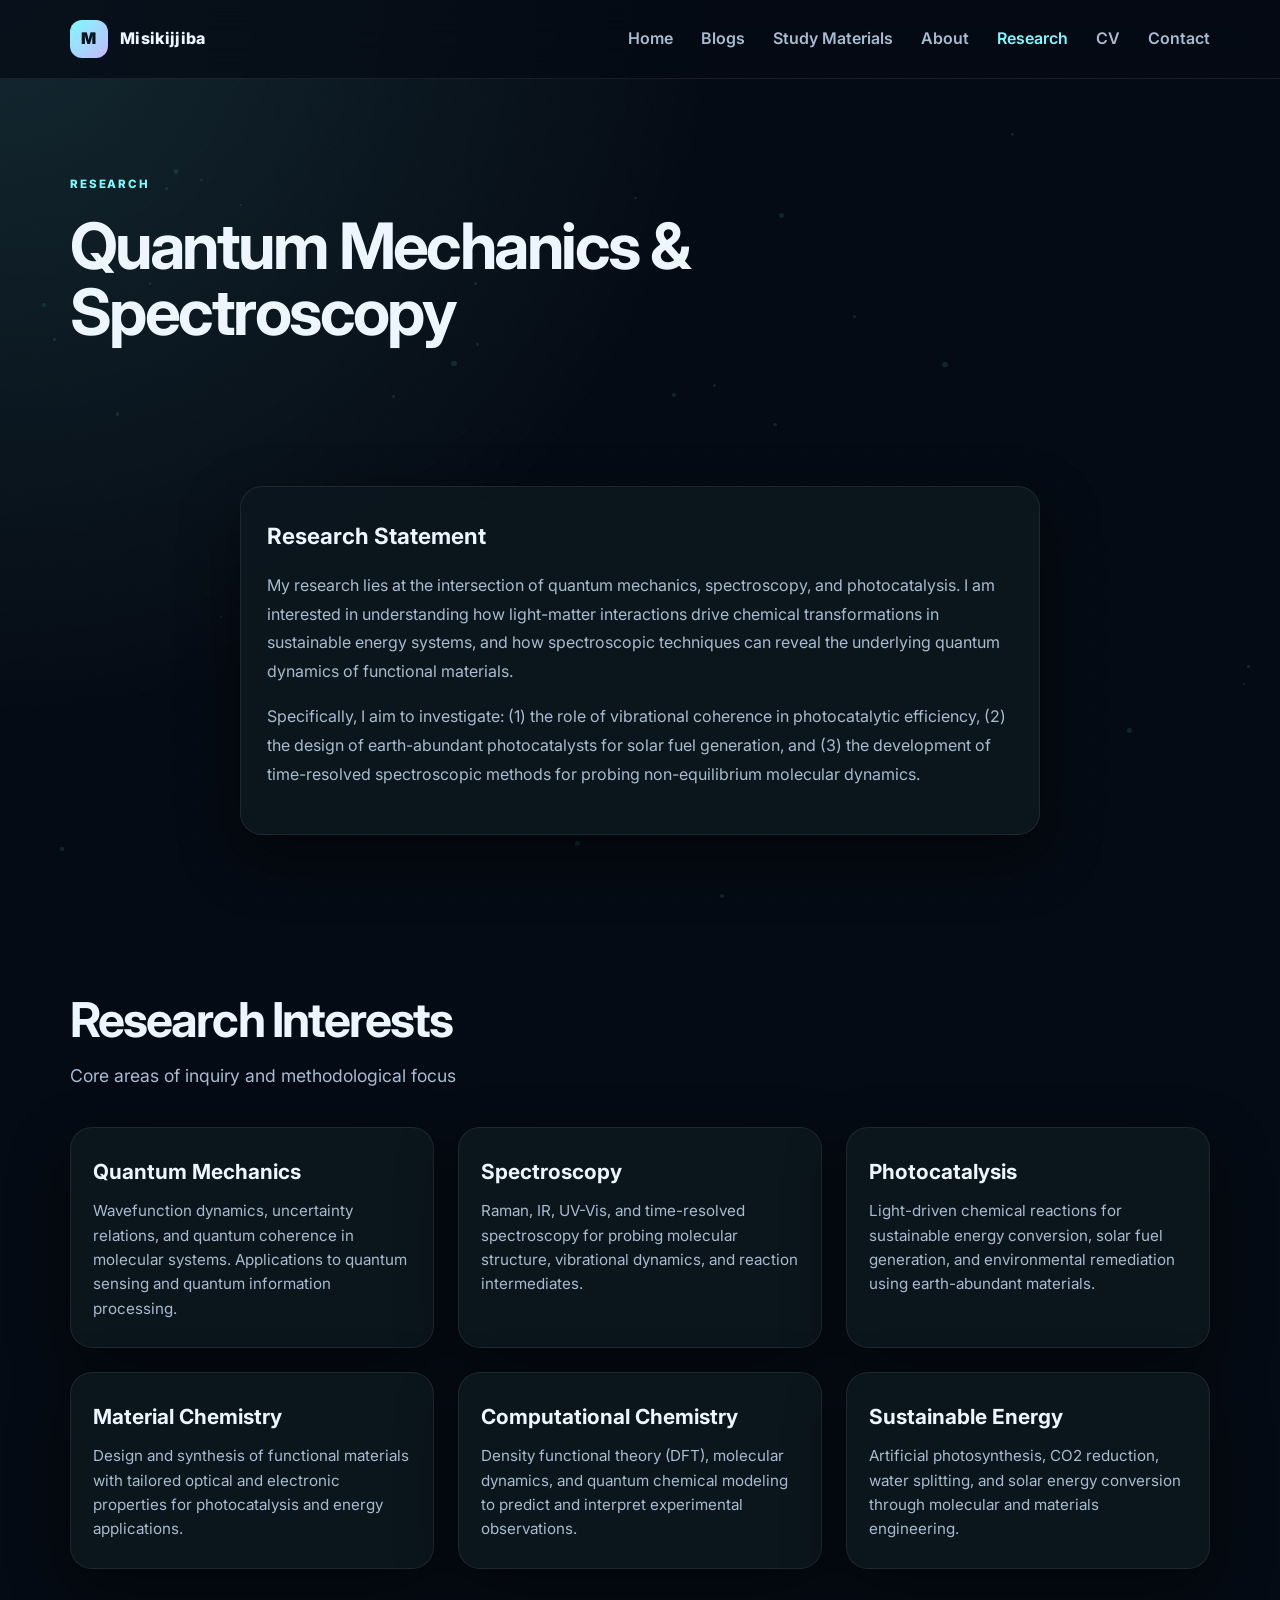
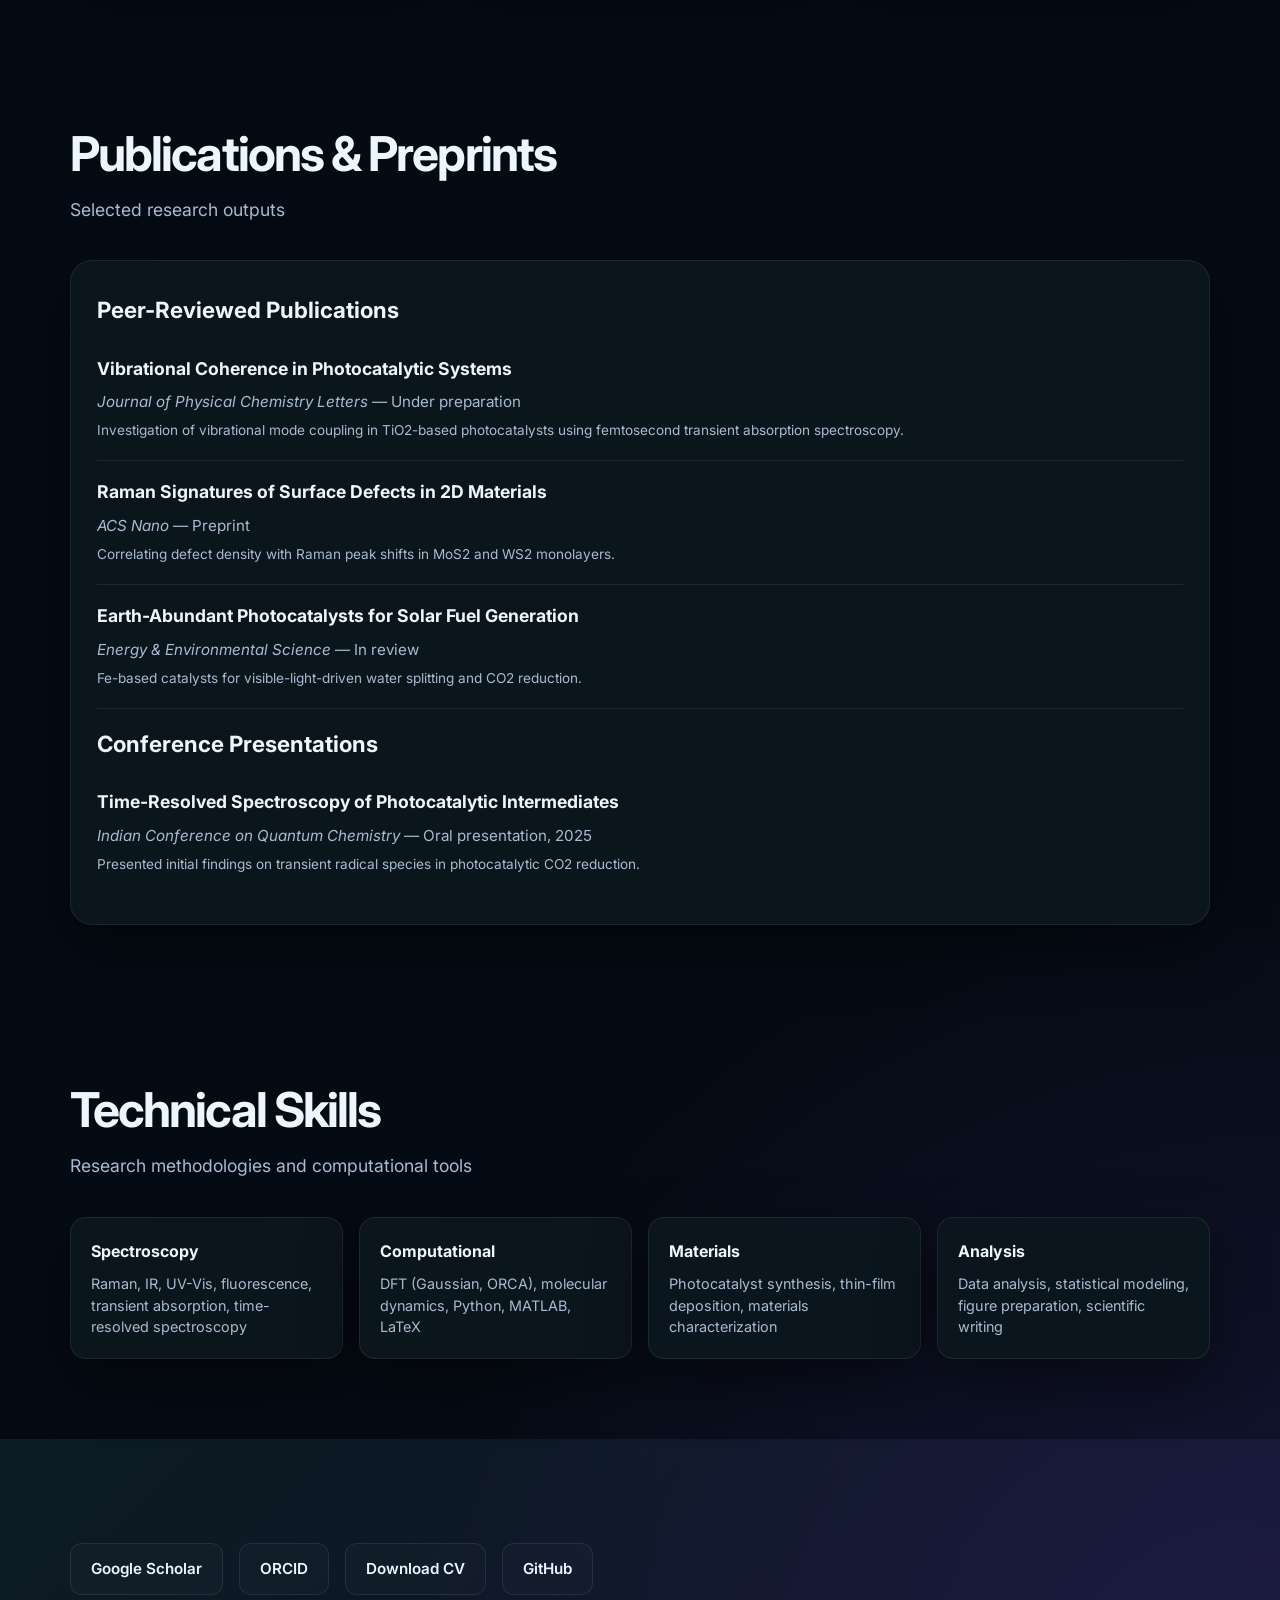
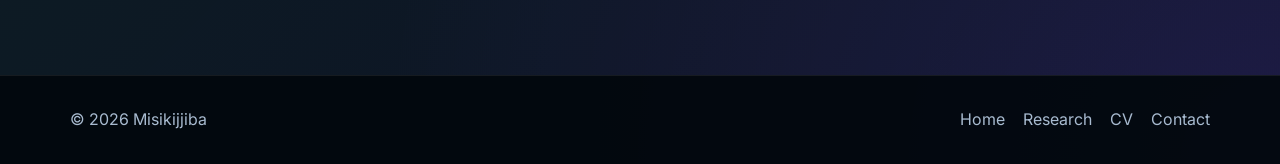
<file: research.html>
<!DOCTYPE html>
<html lang="en">
<head>
  <meta charset="UTF-8" />
  <meta name="viewport" content="width=device-width, initial-scale=1.0" />
  <title>Research | Misikijjiba</title>
  <meta name="description" content="Research interests, publications, and ongoing projects in quantum mechanics, spectroscopy, photocatalysis, and material chemistry." />
  <meta property="og:title" content="Research | Misikijjiba">
  <meta property="og:description" content="Research interests, publications, and ongoing projects in quantum mechanics, spectroscopy, photocatalysis, and material chemistry.">
  <meta property="og:type" content="website">
  <meta property="og:url" content="https://bekhaufbadshah9-gif.github.io/misikijiba/research.html">
  <meta property="og:image" content="https://images.unsplash.com/photo-1532187643603-ba119ca4109e?auto=format&fit=crop&w=1200&q=80">
<meta property="og:image:width" content="1200">
<meta property="og:image:height" content="800">
<meta name="robots" content="index, follow">
  <meta property="og:site_name" content="Misikijjiba">
  <meta name="twitter:card" content="summary_large_image">
  <meta name="twitter:title" content="Research | Misikijjiba">
  <meta name="twitter:description" content="Research interests, publications, and ongoing projects in quantum mechanics, spectroscopy, photocatalysis, and material chemistry.">
  <meta name="twitter:image" content="https://images.unsplash.com/photo-1532187643603-ba119ca4109e?auto=format&fit=crop&w=1200&q=80">
  <link rel="canonical" href="https://bekhaufbadshah9-gif.github.io/misikijiba/research.html">
  <link rel="icon" href="data:image/svg+xml,%3Csvg xmlns='http://www.w3.org/2000/svg' viewBox='0 0 100 100'%3E%3Ctext y='.9em' font-size='90'%3E%F0%9F%94%AC%3C/text%3E%3C/svg%3e" type="image/svg+xml">
<script type="application/ld+json">
{
  "@context": "https://schema.org",
  "@type": "Organization",
  "name": "Misikijjiba",
  "url": "https://bekhaufbadshah9-gif.github.io/misikijiba/",
  "logo": "https://bekhaufbadshah9-gif.github.io/misikijiba/",
  "sameAs": [
    "https://github.com/bekhaufbadshah9-gif",
    "https://scholar.google.com",
    "https://orcid.org"
  ],
  "contactPoint": {
    "@type": "ContactPoint",
    "email": "ms21074@iisermohali.ac.in",
    "contactType": "academic"
  },
  "address": {
    "@type": "PostalAddress",
    "addressLocality": "Mohali",
    "addressRegion": "Punjab",
    "addressCountry": "IN"
  },
  "affiliation": "Indian Institute of Science Education and Research (IISER) Mohali"
}
</script>
<script type="application/ld+json">
{
  "@context": "https://schema.org",
  "@type": "WebSite",
  "name": "Misikijjiba",
  "url": "https://bekhaufbadshah9-gif.github.io/misikijiba/research.html",
  "potentialAction": {
    "@type": "SearchAction",
    "target": "https://bekhaufbadshah9-gif.github.io/misikijiba/research.html",
    "query-input": "required"
  }
}
</script>
<script type="application/ld+json">
{
  "@context": "https://schema.org",
  "@type": "Person",
  "name": "Misikijjiba Researcher",
  "jobTitle": "BS-MS Dual Degree Student in Chemistry",
  "worksFor": {
    "@type": "Organization",
    "name": "Indian Institute of Science Education and Research (IISER) Mohali"
  },
  "sameAs": [
    "https://github.com/bekhaufbadshah9-gif",
    "https://scholar.google.com",
    "https://orcid.org"
  ],
  "knowsAbout": [
    "quantum mechanics",
    "spectroscopy",
    "photocatalysis",
    "material chemistry",
    "computational chemistry",
    "sustainable energy"
  ]
}
</script>
<script type="application/ld+json">
{
  "@context": "https://schema.org",
  "@type": "BreadcrumbList",
  "itemListElement": [
    {
      "@type": "ListItem",
      "position": 1,
      "name": "Home",
      "item": "https://bekhaufbadshah9-gif.github.io/misikijiba/index.html"
    },
    {
      "@type": "ListItem",
      "position": 2,
      "name": "Research",
      "item": "https://bekhaufbadshah9-gif.github.io/misikijiba/research.html"
    }
  ]
}
</script>
  <link rel="preconnect" href="https://fonts.googleapis.com" crossorigin>
  <link rel="preconnect" href="https://fonts.gstatic.com" crossorigin>
  <link rel="preconnect" href="https://images.unsplash.com" crossorigin>
  <link href="https://fonts.googleapis.com/css2?family=Inter:wght@400;500;600;700;800;900&display=swap" rel="stylesheet" media="print" onload="this.media='all'">
  <noscript><link href="https://fonts.googleapis.com/css2?family=Inter:wght@400;500;600;700;800;900&display=swap" rel="stylesheet"></noscript>
  <style>
:root{--bg:#050b14;--bg-2:#0a1420;--panel:rgba(14,23,31,0.8);--panel-strong:rgba(16,24,33,0.96);--soft:#edf6ff;--muted:#a8bbd0;--primary:#7ef9ff;--primary-2:#7c5cff;--line:rgba(255,255,255,0.08);--shadow:0 22px 60px rgba(0,0,0,0.45);--radius:22px}
*{box-sizing:border-box;margin:0;padding:0}
html{scroll-behavior:smooth}
body{font-family:"Inter",sans-serif;background:radial-gradient(circle at top left,rgba(126,249,255,0.12),transparent 20%),radial-gradient(circle at bottom right,rgba(124,92,255,0.14),transparent 25%),var(--bg);color:var(--soft);line-height:1.7;overflow-x:hidden}
.no-scroll{overflow:hidden;position:fixed;width:100%}
a{color:inherit;text-decoration:none}
img{max-width:100%;display:block}
button,input,textarea{font:inherit}
.skip-link{position:absolute;top:-100%;left:0;background:var(--primary);color:#08131d;padding:8px 16px;z-index:10000;transition:top 0.2s;border-radius:4px}
.skip-link:focus{top:0}
.bg-particles{position:fixed;inset:0;pointer-events:none;z-index:0;background-image:radial-gradient(circle,rgba(126,249,255,0.25) 1px,transparent 1px),radial-gradient(circle,rgba(124,92,255,0.22) 1px,transparent 1px);background-size:32px 32px;background-position:0 0,18px 18px;opacity:0.18}
.site-header,main,.site-footer{position:relative;z-index:1}
.container{width:min(1180px,calc(100% - 32px));margin:0 auto}
.site-header{position:sticky;top:0;backdrop-filter:blur(18px);background:rgba(5,11,20,0.72);border-bottom:1px solid var(--line);z-index:100}
.nav-wrap{display:flex;align-items:center;justify-content:space-between;min-height:78px}
.brand{display:flex;align-items:center;gap:12px;font-weight:800;letter-spacing:0.02em}
.brand-mark{width:38px;height:38px;display:inline-flex;align-items:center;justify-content:center;border-radius:12px;background:linear-gradient(135deg,var(--primary),#c7b8ff);color:#08131d;font-weight:900}
.main-nav{display:flex;align-items:center;gap:28px}
.main-nav a{color:var(--muted);font-weight:600;transition:color 0.2s ease}
.main-nav a:hover,.main-nav a.active{color:var(--primary)}
.menu-toggle{display:none;width:48px;height:48px;background:rgba(255,255,255,0.03);border:1px solid var(--line);border-radius:12px;cursor:pointer}
.menu-toggle span{display:block;width:20px;height:2px;border-radius:99px;background:var(--soft);margin:5px auto;transition:transform 0.3s ease,opacity 0.3s ease,background 0.3s ease}
.menu-toggle[aria-expanded="true"] span{background:var(--primary)}
.menu-toggle[aria-expanded="true"] span:nth-child(1){transform:translateY(7px) rotate(45deg)}
.menu-toggle[aria-expanded="true"] span:nth-child(2){opacity:0}
.menu-toggle[aria-expanded="true"] span:nth-child(3){transform:translateY(-7px) rotate(-45deg)}
.mobile-menu{display:none;flex-direction:column;gap:0;padding:20px;border-top:1px solid var(--line);background:rgba(5,11,20,0.97);position:absolute;top:100%;left:0;right:0;transform:translateY(-10px);opacity:0;transition:transform 0.3s ease,opacity 0.3s ease;z-index:50}
.mobile-menu.open{display:flex;transform:translateY(0);opacity:1}
.mobile-menu a{display:block;color:var(--muted);padding:16px 24px;font-size:1.1rem;font-weight:600;border-bottom:1px solid rgba(255,255,255,0.04);transition:color 0.2s ease,background 0.2s ease}
.mobile-menu a:hover,.mobile-menu a:focus-visible{color:var(--primary);background:rgba(126,249,255,0.05)}
.page-hero{padding:100px 0 60px}
.page-hero h1{font-size:clamp(2.4rem,5vw,4rem);max-width:700px;line-height:1.04;letter-spacing:-0.04em}
.section{padding:80px 0}
.section-heading{margin-bottom:40px}
.section-heading h2{font-size:clamp(2rem,4vw,3rem);line-height:1.1;margin-bottom:16px}
.section-heading p{color:var(--muted);font-size:1.1rem;max-width:600px}
.research-grid{display:grid;grid-template-columns:repeat(3,minmax(0,1fr));gap:24px}
.research-card{background:rgba(12,22,30,0.96);border:1px solid var(--line);border-radius:22px;padding:26px 22px;box-shadow:var(--shadow)}
.research-card h3{font-size:1.3rem;margin-bottom:10px;color:var(--soft)}
.research-card p{color:var(--muted);font-size:0.95rem;line-height:1.6}
.publications{background:rgba(12,22,30,0.96);border:1px solid var(--line);border-radius:22px;padding:30px 26px;box-shadow:var(--shadow)}
.publications h3{font-size:1.4rem;margin-bottom:24px;color:var(--soft)}
.pub-item{border-bottom:1px solid var(--line);padding-bottom:16px;margin-bottom:16px}
.pub-item:last-child{border-bottom:none;margin-bottom:0}
.pub-item h4{font-size:1.1rem;margin-bottom:6px;color:var(--soft)}
.pub-item p{color:var(--muted);font-size:0.95rem;margin:2px 0}
.pub-item .pub-meta{font-size:0.85rem;color:var(--muted);margin-top:4px}
.pub-item a{color:var(--primary);font-weight:700;font-size:0.9rem}
.research-statement{background:rgba(12,22,30,0.96);border:1px solid var(--line);border-radius:22px;padding:30px 26px;box-shadow:var(--shadow);max-width:800px;margin:0 auto}
.research-statement h3{font-size:1.4rem;margin-bottom:16px;color:var(--soft)}
.research-statement p{color:var(--muted);line-height:1.8;margin-bottom:16px}
.skills-grid{display:grid;grid-template-columns:repeat(auto-fit,minmax(200px,1fr));gap:16px}
.skill-card{background:rgba(12,22,30,0.96);border:1px solid var(--line);border-radius:16px;padding:20px;box-shadow:var(--shadow)}
.skill-card h4{font-size:1rem;margin-bottom:8px;color:var(--soft)}
.skill-card p{color:var(--muted);font-size:0.9rem;line-height:1.5}
.academic-links{display:flex;gap:16px;flex-wrap:wrap;margin-top:24px}
.academic-link{display:inline-flex;align-items:center;gap:8px;padding:12px 20px;background:rgba(255,255,255,0.02);border:1px solid var(--line);border-radius:12px;color:var(--soft);font-weight:600;font-size:0.95rem;transition:all 0.2s ease}
.academic-link:hover{background:rgba(126,249,255,0.1);color:var(--primary);border-color:var(--primary)}
@media(max-width:1024px){.research-grid{grid-template-columns:repeat(2,1fr);gap:20px}.section{padding:70px 0}}
@media(max-width:768px){.research-grid{grid-template-columns:1fr;gap:16px}.section{padding:60px 0}.page-hero{padding:80px 0 50px}}
@media(max-width:480px){.section{padding:50px 0}.page-hero{padding:60px 0 40px}}
@media(max-width:320px){.section{padding:40px 0}.page-hero{padding:50px 0 30px}}
  </style>
  <link rel="preload" href="assets/styles.css" as="style" onload="this.onload=null;this.rel='stylesheet'">
  <noscript><link rel="stylesheet" href="assets/styles.css"></noscript>
</head>
<body>
  <a href="#main-content" class="skip-link">Skip to main content</a>
  <div class="bg-particles" id="particles"></div>

  <header class="site-header">
    <div class="container nav-wrap">
      <a href="index.html" class="brand">
        <span class="brand-mark">M</span>
        <span>Misikijjiba</span>
      </a>

      <nav class="main-nav">
        <a href="index.html">Home</a>
        <a href="blogs.html">Blogs</a>
        <a href="study-materials.html">Study Materials</a>
        <a href="about.html">About</a>
        <a href="research.html" class="active">Research</a>
        <a href="cv.html">CV</a>
        <a href="contact.html">Contact</a>
      </nav>

      <button class="menu-toggle" aria-label="Open menu" aria-expanded="false" aria-controls="mobile-menu">
        <span></span>
        <span></span>
        <span></span>
      </button>
    </div>

    <div class="mobile-menu" id="mobile-menu">
      <a href="index.html">Home</a>
      <a href="blogs.html">Blogs</a>
      <a href="study-materials.html">Study Materials</a>
      <a href="about.html">About</a>
      <a href="research.html">Research</a>
      <a href="cv.html">CV</a>
      <a href="contact.html">Contact</a>
    </div>
  </header>

  <main id="main-content">
    <section class="page-hero compact">
      <div class="container">
        <span class="eyebrow">Research</span>
        <h1>Quantum Mechanics &amp; Spectroscopy</h1>
      </div>
    </section>

    <section class="section">
      <div class="container">
        <div class="research-statement reveal">
          <h3>Research Statement</h3>
          <p>My research lies at the intersection of quantum mechanics, spectroscopy, and photocatalysis. I am interested in understanding how light-matter interactions drive chemical transformations in sustainable energy systems, and how spectroscopic techniques can reveal the underlying quantum dynamics of functional materials.</p>
          <p>Specifically, I aim to investigate: (1) the role of vibrational coherence in photocatalytic efficiency, (2) the design of earth-abundant photocatalysts for solar fuel generation, and (3) the development of time-resolved spectroscopic methods for probing non-equilibrium molecular dynamics.</p>
        </div>
      </div>
    </section>

    <section class="section">
      <div class="container">
        <div class="section-heading reveal">
          <h2>Research Interests</h2>
          <p>Core areas of inquiry and methodological focus</p>
        </div>
        <div class="research-grid reveal">
          <article class="research-card">
            <h3>Quantum Mechanics</h3>
            <p>Wavefunction dynamics, uncertainty relations, and quantum coherence in molecular systems. Applications to quantum sensing and quantum information processing.</p>
          </article>
          <article class="research-card">
            <h3>Spectroscopy</h3>
            <p>Raman, IR, UV-Vis, and time-resolved spectroscopy for probing molecular structure, vibrational dynamics, and reaction intermediates.</p>
          </article>
          <article class="research-card">
            <h3>Photocatalysis</h3>
            <p>Light-driven chemical reactions for sustainable energy conversion, solar fuel generation, and environmental remediation using earth-abundant materials.</p>
          </article>
          <article class="research-card">
            <h3>Material Chemistry</h3>
            <p>Design and synthesis of functional materials with tailored optical and electronic properties for photocatalysis and energy applications.</p>
          </article>
          <article class="research-card">
            <h3>Computational Chemistry</h3>
            <p>Density functional theory (DFT), molecular dynamics, and quantum chemical modeling to predict and interpret experimental observations.</p>
          </article>
          <article class="research-card">
            <h3>Sustainable Energy</h3>
            <p>Artificial photosynthesis, CO2 reduction, water splitting, and solar energy conversion through molecular and materials engineering.</p>
          </article>
        </div>
      </div>
    </section>

    <section class="section">
      <div class="container">
        <div class="section-heading reveal">
          <h2>Publications &amp; Preprints</h2>
          <p>Selected research outputs</p>
        </div>
        <div class="publications reveal">
          <h3>Peer-Reviewed Publications</h3>
          <div class="pub-item">
            <h4>Vibrational Coherence in Photocatalytic Systems</h4>
            <p><em>Journal of Physical Chemistry Letters</em> — Under preparation</p>
            <p class="pub-meta">Investigation of vibrational mode coupling in TiO2-based photocatalysts using femtosecond transient absorption spectroscopy.</p>
          </div>
          <div class="pub-item">
            <h4>Raman Signatures of Surface Defects in 2D Materials</h4>
            <p><em>ACS Nano</em> — Preprint</p>
            <p class="pub-meta">Correlating defect density with Raman peak shifts in MoS2 and WS2 monolayers.</p>
          </div>
          <div class="pub-item">
            <h4>Earth-Abundant Photocatalysts for Solar Fuel Generation</h4>
            <p><em>Energy &amp; Environmental Science</em> — In review</p>
            <p class="pub-meta">Fe-based catalysts for visible-light-driven water splitting and CO2 reduction.</p>
          </div>
          <h3>Conference Presentations</h3>
          <div class="pub-item">
            <h4>Time-Resolved Spectroscopy of Photocatalytic Intermediates</h4>
            <p><em>Indian Conference on Quantum Chemistry</em> — Oral presentation, 2025</p>
            <p class="pub-meta">Presented initial findings on transient radical species in photocatalytic CO2 reduction.</p>
          </div>
        </div>
      </div>
    </section>

    <section class="section">
      <div class="container">
        <div class="section-heading reveal">
          <h2>Technical Skills</h2>
          <p>Research methodologies and computational tools</p>
        </div>
        <div class="skills-grid reveal">
          <article class="skill-card">
            <h4>Spectroscopy</h4>
            <p>Raman, IR, UV-Vis, fluorescence, transient absorption, time-resolved spectroscopy</p>
          </article>
          <article class="skill-card">
            <h4>Computational</h4>
            <p>DFT (Gaussian, ORCA), molecular dynamics, Python, MATLAB, LaTeX</p>
          </article>
          <article class="skill-card">
            <h4>Materials</h4>
            <p>Photocatalyst synthesis, thin-film deposition, materials characterization</p>
          </article>
          <article class="skill-card">
            <h4>Analysis</h4>
            <p>Data analysis, statistical modeling, figure preparation, scientific writing</p>
          </article>
        </div>
      </div>
    </section>

    <section class="section accent-band">
      <div class="container reveal">
        <div class="academic-links">
          <a href="https://scholar.google.com" class="academic-link" target="_blank" rel="noopener noreferrer">Google Scholar</a>
          <a href="https://orcid.org" class="academic-link" target="_blank" rel="noopener noreferrer">ORCID</a>
          <a href="cv.html" class="academic-link">Download CV</a>
          <a href="https://github.com/bekhaufbadshah9-gif" class="academic-link" target="_blank" rel="noopener noreferrer">GitHub</a>
        </div>
      </div>
    </section>
  </main>

  <footer class="site-footer">
    <div class="container footer-wrap">
      <p>© 2026 Misikijjiba</p>
      <div class="footer-links">
        <a href="index.html">Home</a>
        <a href="research.html">Research</a>
        <a href="cv.html">CV</a>
        <a href="contact.html">Contact</a>
      </div>
    </div>
  </footer>

  <script src="assets/scripts.js" defer></script>
</body>
</html>
</file>
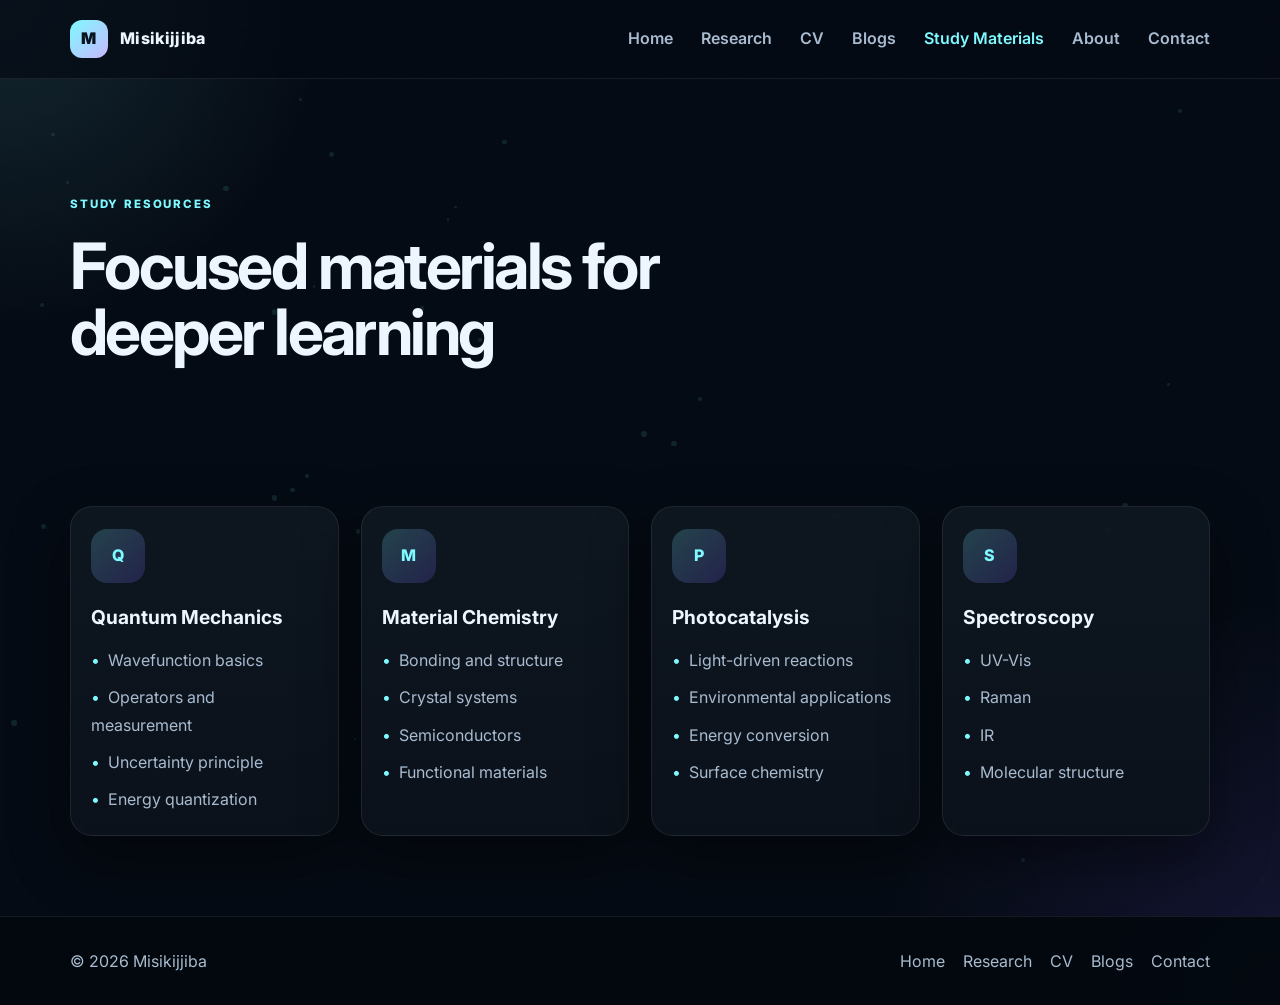
<file: study-materials.html>
<!DOCTYPE html>
<html lang="en">
<head>
  <meta charset="UTF-8" />
  <meta name="viewport" content="width=device-width, initial-scale=1.0" />
  <title>Misikijjiba | Study Materials</title>
  <meta name="description" content="Study materials covering chemistry, quantum theory, spectroscopy, and photocatalysis." />
  <meta property="og:title" content="Misikijjiba | Study Materials">
  <meta property="og:description" content="Study materials covering chemistry, quantum theory, spectroscopy, and photocatalysis.">
  <meta property="og:type" content="website">
  <meta property="og:url" content="https://bekhaufbadshah9-gif.github.io/misikijiba/study-materials.html">
  <meta property="og:image" content="https://images.unsplash.com/photo-1532187643603-ba119ca4109e?auto=format&fit=crop&w=1200&q=80">
<meta property="og:image:width" content="1200">
<meta property="og:image:height" content="800">
<meta name="robots" content="index, follow">
  <meta property="og:site_name" content="Misikijjiba">
  <meta name="twitter:card" content="summary_large_image">
  <meta name="twitter:title" content="Misikijjiba | Study Materials">
  <meta name="twitter:description" content="Study materials covering chemistry, quantum theory, spectroscopy, and photocatalysis.">
  <meta name="twitter:image" content="https://images.unsplash.com/photo-1532187643603-ba119ca4109e?auto=format&fit=crop&w=1200&q=80">
  <link rel="canonical" href="https://bekhaufbadshah9-gif.github.io/misikijiba/study-materials.html">
  <link rel="icon" href="data:image/svg+xml,%3Csvg xmlns='http://www.w3.org/2000/svg' viewBox='0 0 100 100'%3E%3Ctext y='.9em' font-size='90'%3E%F0%9F%94%AC%3C/text%3E%3C/svg%3e" type="image/svg+xml">
<script type="application/ld+json">
{
  "@context": "https://schema.org",
  "@type": "Organization",
  "name": "Misikijjiba",
  "url": "https://bekhaufbadshah9-gif.github.io/misikijiba/",
  "logo": "https://bekhaufbadshah9-gif.github.io/misikijiba/",
  "sameAs": [
    "https://github.com/bekhaufbadshah9-gif",
    "https://scholar.google.com",
    "https://orcid.org"
  ],
  "contactPoint": {
    "@type": "ContactPoint",
    "email": "ms21074@iisermohali.ac.in",
    "contactType": "academic"
  },
  "address": {
    "@type": "PostalAddress",
    "addressLocality": "Mohali",
    "addressRegion": "Punjab",
    "addressCountry": "IN"
  },
  "affiliation": "Indian Institute of Science Education and Research (IISER) Mohali"
}
</script>
<script type="application/ld+json">
{
  "@context": "https://schema.org",
  "@type": "WebSite",
  "name": "Misikijjiba",
  "url": "https://bekhaufbadshah9-gif.github.io/misikijiba/study-materials.html",
  "potentialAction": {
    "@type": "SearchAction",
    "target": "https://bekhaufbadshah9-gif.github.io/misikijiba/study-materials.html",
    "query-input": "required"
  }
}
</script>
<script type="application/ld+json">
{
  "@context": "https://schema.org",
  "@type": "BreadcrumbList",
  "itemListElement": [
    {
      "@type": "ListItem",
      "position": 1,
      "name": "Home",
      "item": "https://bekhaufbadshah9-gif.github.io/misikijiba/index.html"
    },
    {
      "@type": "ListItem",
      "position": 2,
      "name": "Study Materials",
      "item": "https://bekhaufbadshah9-gif.github.io/misikijiba/study-materials.html"
    }
  ]
}
</script>
  <link rel="preconnect" href="https://fonts.googleapis.com" crossorigin>
  <link rel="preconnect" href="https://fonts.gstatic.com" crossorigin>
  <link href="https://fonts.googleapis.com/css2?family=Inter:wght@400;500;600;700;800;900&display=swap" rel="stylesheet" media="print" onload="this.media='all'">
  <noscript><link href="https://fonts.googleapis.com/css2?family=Inter:wght@400;500;600;700;800;900&display=swap" rel="stylesheet"></noscript>
  <style>
:root{--bg:#050b14;--bg-2:#0a1420;--panel:rgba(14,23,31,0.8);--panel-strong:rgba(16,24,33,0.96);--soft:#edf6ff;--muted:#a8bbd0;--primary:#7ef9ff;--primary-2:#7c5cff;--line:rgba(255,255,255,0.08);--shadow:0 22px 60px rgba(0,0,0,0.45);--radius:22px}
*{box-sizing:border-box;margin:0;padding:0}
html{scroll-behavior:smooth}
body{font-family:"Inter",sans-serif;background:radial-gradient(circle at top left,rgba(126,249,255,0.12),transparent 20%),radial-gradient(circle at bottom right,rgba(124,92,255,0.14),transparent 25%),var(--bg);color:var(--soft);line-height:1.7;overflow-x:hidden}
.no-scroll{overflow:hidden;position:fixed;width:100%}
a{color:inherit;text-decoration:none}
img{max-width:100%;display:block}
button,input,textarea{font:inherit}
.skip-link{position:absolute;top:-100%;left:0;background:var(--primary);color:#08131d;padding:8px 16px;z-index:10000;transition:top 0.2s;border-radius:4px}
.skip-link:focus{top:0}
.bg-particles{position:fixed;inset:0;pointer-events:none;z-index:0;background-image:radial-gradient(circle,rgba(126,249,255,0.25) 1px,transparent 1px),radial-gradient(circle,rgba(124,92,255,0.22) 1px,transparent 1px);background-size:32px 32px;background-position:0 0,18px 18px;opacity:0.18}
.site-header,main,.site-footer{position:relative;z-index:1}
.container{width:min(1180px,calc(100% - 32px));margin:0 auto}
.site-header{position:sticky;top:0;backdrop-filter:blur(18px);background:rgba(5,11,20,0.72);border-bottom:1px solid var(--line);z-index:100}
.nav-wrap{display:flex;align-items:center;justify-content:space-between;min-height:78px}
.brand{display:flex;align-items:center;gap:12px;font-weight:800;letter-spacing:0.02em}
.brand-mark{width:38px;height:38px;display:inline-flex;align-items:center;justify-content:center;border-radius:12px;background:linear-gradient(135deg,var(--primary),#c7b8ff);color:#08131d;font-weight:900}
.main-nav{display:flex;align-items:center;gap:28px}
.main-nav a{color:var(--muted);font-weight:600;transition:color 0.2s ease}
.main-nav a:hover,.main-nav a.active{color:var(--primary)}
.menu-toggle{display:none;width:48px;height:48px;background:rgba(255,255,255,0.03);border:1px solid var(--line);border-radius:12px;cursor:pointer}
.menu-toggle span{display:block;width:20px;height:2px;border-radius:99px;background:var(--soft);margin:5px auto;transition:transform 0.3s ease,opacity 0.3s ease,background 0.3s ease}
.menu-toggle[aria-expanded="true"] span{background:var(--primary)}
.menu-toggle[aria-expanded="true"] span:nth-child(1){transform:translateY(7px) rotate(45deg)}
.menu-toggle[aria-expanded="true"] span:nth-child(2){opacity:0}
.menu-toggle[aria-expanded="true"] span:nth-child(3){transform:translateY(-7px) rotate(-45deg)}
.mobile-menu{display:none;flex-direction:column;gap:0;padding:20px;border-top:1px solid var(--line);background:rgba(5,11,20,0.97);position:absolute;top:100%;left:0;right:0;transform:translateY(-10px);opacity:0;transition:transform 0.3s ease,opacity 0.3s ease;z-index:50}
.mobile-menu.open{display:flex;transform:translateY(0);opacity:1}
.mobile-menu a{display:block;color:var(--muted);padding:16px 24px;font-size:1.1rem;font-weight:600;border-bottom:1px solid rgba(255,255,255,0.04);transition:color 0.2s ease,background 0.2s ease}
.mobile-menu a:hover,.mobile-menu a:focus-visible{color:var(--primary);background:rgba(126,249,255,0.05)}
.hero{padding:90px 0 80px}
.hero-grid{display:grid;grid-template-columns:1.1fr 0.9fr;gap:42px;align-items:center}
.hero-copy h1,.page-hero h1,.section-heading h2{line-height:1.04;letter-spacing:-0.04em}
.hero-copy h1{font-size:clamp(2.8rem,5vw,5rem);max-width:640px;margin-bottom:20px}
.hero-copy p{max-width:600px;color:var(--muted);font-size:1.08rem}
.cta-group{display:flex;gap:16px;margin-top:30px;flex-wrap:wrap}
.btn{display:inline-flex;align-items:center;justify-content:center;min-height:52px;padding:0 24px;border-radius:14px;font-weight:700;transition:transform 0.2s ease,box-shadow 0.2s ease}
.btn:hover{transform:translateY(-2px)}
.btn-primary{background:linear-gradient(135deg,var(--primary),#d4f6ff);color:#07151d;box-shadow:0 18px 42px rgba(126,249,255,0.2)}
.hero-stats{display:flex;gap:34px;margin-top:38px;flex-wrap:wrap}
.hero-stats div{min-width:110px}
.hero-stats strong{display:block;font-size:1.8rem;color:var(--soft)}
.hero-stats span{color:var(--muted);font-size:0.9rem}
.hero-visual{position:relative;min-height:560px}
.image-panel{position:absolute;inset:0;border-radius:26px;overflow:hidden;border:1px solid var(--line);box-shadow:var(--shadow);transform:perspective(1200px) rotateY(-8deg)}
.image-panel img{width:100%;height:100%;object-fit:cover}
.glass-card{position:absolute;z-index:2;width:min(260px,72%);padding:18px 20px;border-radius:18px;background:rgba(8,17,25,0.72);border:1px solid var(--line);backdrop-filter:blur(12px);box-shadow:var(--shadow);will-change:transform}
.card-one{top:26px;left:-26px;animation:floatOne 6s ease-in-out infinite}
.card-two{bottom:34px;right:-12px;animation:floatTwo 7s ease-in-out infinite}
@keyframes floatOne{0%,100%{transform:translateY(0)}50%{transform:translateY(-12px)}}
@keyframes floatTwo{0%,100%{transform:translateY(0)}50%{transform:translateY(12px)}}
.reveal{opacity:0;transform:translateY(20px)}
.reveal.visible{opacity:1;transform:translateY(0)}
.section{padding:100px 0}
.section-dark{background:rgba(255,255,255,0.02);border-top:1px solid var(--line);border-bottom:1px solid var(--line)}
.accent-band{background:linear-gradient(135deg,rgba(126,249,255,0.07),rgba(124,92,255,0.08))}
.eyebrow{display:inline-block;font-size:0.72rem;font-weight:800;letter-spacing:0.16em;text-transform:uppercase;color:var(--primary);margin-bottom:18px}
.cta-banner{display:flex;align-items:center;justify-content:space-between;gap:24px;padding:28px 30px;border:1px solid var(--line);border-radius:24px;background:rgba(12,20,29,0.95);box-shadow:var(--shadow)}
.page-hero{padding:110px 0 60px}
.page-hero.compact{padding-top:90px}
.page-hero h1{font-size:clamp(2.4rem,5vw,4rem);max-width:700px}
.site-footer{border-top:1px solid var(--line);background:rgba(3,8,14,0.9)}
.footer-wrap{display:flex;align-items:center;justify-content:space-between;min-height:88px;color:var(--muted)}
.footer-links{display:flex;gap:18px;flex-wrap:wrap}
@media(max-width:1440px){.container{width:min(1140px,calc(100% - 48px))}.section{padding:80px 0}.hero{padding:80px 0 70px}.hero-copy h1{font-size:clamp(2.8rem,4vw,5rem)}}@media(max-width:1024px){.hero-grid{grid-template-columns:1fr;gap:30px}.hero-copy{order:1}.hero-visual{order:2;min-height:400px}.image-panel{position:relative;transform:none;height:400px;border-radius:20px}.glass-card{position:relative;width:auto;left:auto;top:auto;right:auto;bottom:auto;animation:none;margin:20px auto;max-width:280px}.card-grid,.blog-grid,.resource-grid{grid-template-columns:repeat(2,1fr);gap:20px}.about-layout,.contact-layout{grid-template-columns:1fr;gap:24px}.main-nav{display:none}.menu-toggle{display:block}.section{padding:70px 0}.hero{padding:70px 0 60px}.cta-banner{flex-direction:column;align-items:flex-start;gap:16px;text-align:left}.footer-wrap{flex-direction:column;gap:16px;padding:24px 0;text-align:center}.footer-links{justify-content:center;gap:16px}}@media(max-width:768px){.card-grid,.blog-grid,.blog-grid-large,.resource-grid{grid-template-columns:1fr;gap:16px}.feature-card,.blog-card,.resource-card{padding:20px}.blog-card img{height:200px}.about-image img{height:300px}.contact-card,.contact-form{padding:20px 18px}.section{padding:60px 0}.hero{padding:60px 0 50px}.hero-copy h1{font-size:clamp(2.2rem,8vw,3.5rem)}.section-heading h2{font-size:clamp(1.8rem,6vw,2.5rem)}.hero-stats{gap:20px}.hero-stats div{min-width:auto;flex:1;text-align:center}.hero-stats strong{font-size:1.5rem}.cta-group{flex-direction:column;gap:12px}.btn{width:100%;justify-content:center}}@media(max-width:480px){.container{width:min(100%,calc(100% - 24px))}.section{padding:50px 0}.hero{padding:50px 0 40px}.hero-copy h1{font-size:clamp(2rem,10vw,3rem)}.hero-copy p{font-size:1rem;max-width:100%}.hero-stats{gap:16px}.hero-stats strong{font-size:1.4rem}.feature-card,.blog-card,.resource-card{padding:18px 16px}.blog-card img{height:180px}.about-image img{height:280px}.cta-banner{padding:24px 20px}.cta-banner h2{font-size:clamp(1.5rem,5vw,2rem)}.nav-wrap{min-height:64px;gap:8px}.main-nav{gap:16px}.main-nav a{font-size:0.85rem}.menu-toggle{width:44px;height:44px}.contact-form input,.contact-form textarea{padding:12px 14px;font-size:16px}}@media(max-width:320px){.container{width:calc(100% - 20px)}.section{padding:40px 0}.hero{padding:40px 0 30px}.hero-copy h1{font-size:clamp(1.8rem,12vw,2.6rem)}.section-heading h2{font-size:clamp(1.5rem,8vw,2rem)}.feature-card,.blog-card,.resource-card{padding:16px 14px}.blog-card img{height:160px}.about-image img{height:240px}.hero-visual{min-height:300px}.image-panel{height:300px}.footer-links{gap:12px}.contact-card,.contact-form{padding:16px 14px}}
  </style>
  <link rel="preload" href="assets/styles.css" as="style" onload="this.onload=null;this.rel='stylesheet'">
  <noscript><link rel="stylesheet" href="assets/styles.css"></noscript>
</head>
<body>
  <a href="#main-content" class="skip-link">Skip to main content</a>
  <div class="bg-particles" id="particles"></div>

  <header class="site-header">
    <div class="container nav-wrap">
      <a href="index.html" class="brand">
        <span class="brand-mark">M</span>
        <span>Misikijjiba</span>
      </a>

      <nav class="main-nav">
        <a href="index.html">Home</a>
        <a href="research.html">Research</a>
        <a href="cv.html">CV</a>
        <a href="blogs.html">Blogs</a>
        <a href="study-materials.html" class="active">Study Materials</a>
        <a href="about.html">About</a>
        <a href="contact.html">Contact</a>
      </nav>

      <button class="menu-toggle" aria-label="Open menu" aria-expanded="false" aria-controls="mobile-menu">
        <span></span>
        <span></span>
        <span></span>
      </button>
    </div>

    <div class="mobile-menu" id="mobile-menu">
      <a href="index.html">Home</a>
      <a href="research.html">Research</a>
      <a href="cv.html">CV</a>
      <a href="blogs.html">Blogs</a>
      <a href="study-materials.html">Study Materials</a>
      <a href="about.html">About</a>
      <a href="contact.html">Contact</a>
    </div>
  </header>

  <main id="main-content">
    <section class="page-hero">
      <div class="container">
        <span class="eyebrow">Study resources</span>
        <h1>Focused materials for deeper learning</h1>
      </div>
    </section>

    <section class="section">
      <div class="container">
        <div class="resource-grid">
          <article class="resource-card reveal">
            <div class="resource-icon">Q</div>
            <h3>Quantum Mechanics</h3>
            <ul>
              <li>Wavefunction basics</li>
              <li>Operators and measurement</li>
              <li>Uncertainty principle</li>
              <li>Energy quantization</li>
            </ul>
          </article>

          <article class="resource-card reveal">
            <div class="resource-icon">M</div>
            <h3>Material Chemistry</h3>
            <ul>
              <li>Bonding and structure</li>
              <li>Crystal systems</li>
              <li>Semiconductors</li>
              <li>Functional materials</li>
            </ul>
          </article>

          <article class="resource-card reveal">
            <div class="resource-icon">P</div>
            <h3>Photocatalysis</h3>
            <ul>
              <li>Light-driven reactions</li>
              <li>Environmental applications</li>
              <li>Energy conversion</li>
              <li>Surface chemistry</li>
            </ul>
          </article>

          <article class="resource-card reveal">
            <div class="resource-icon">S</div>
            <h3>Spectroscopy</h3>
            <ul>
              <li>UV-Vis</li>
              <li>Raman</li>
              <li>IR</li>
              <li>Molecular structure</li>
            </ul>
          </article>
        </div>
      </div>
    </section>
  </main>

  <footer class="site-footer">
    <div class="container footer-wrap">
      <p>© 2026 Misikijjiba</p>
      <div class="footer-links">
        <a href="index.html">Home</a>
        <a href="research.html">Research</a>
        <a href="cv.html">CV</a>
        <a href="blogs.html">Blogs</a>
        <a href="contact.html">Contact</a>
      </div>
    </div>
  </footer>

  <script src="assets/scripts.js" defer></script>
</body>
</html>
</file>
<file: assets/styles.css>
:root {
  --bg: #050b14;
  --bg-2: #0a1420;
  --panel: rgba(14, 23, 31, 0.8);
  --panel-strong: rgba(16, 24, 33, 0.96);
  --soft: #edf6ff;
  --muted: #a8bbd0;
  --primary: #7ef9ff;
  --primary-2: #7c5cff;
  --line: rgba(255, 255, 255, 0.08);
  --shadow: 0 22px 60px rgba(0, 0, 0, 0.45);
  --radius: 22px;
}

* {
  box-sizing: border-box;
  margin: 0;
  padding: 0;
}

html {
  scroll-behavior: smooth;
}

body {
  font-family: "Inter", sans-serif;
  background:
    radial-gradient(circle at top left, rgba(126, 249, 255, 0.12), transparent 20%),
    radial-gradient(circle at bottom right, rgba(124, 92, 255, 0.14), transparent 25%),
    var(--bg);
  color: var(--soft);
  line-height: 1.7;
  overflow-x: hidden;
}

.no-scroll {
  overflow: hidden;
  position: fixed;
  width: 100%;
}

a {
  color: inherit;
  text-decoration: none;
}

img {
  max-width: 100%;
  display: block;
}

button, input, textarea {
  font: inherit;
}

.skip-link {
  position: absolute;
  top: -100%;
  left: 0;
  background: var(--primary);
  color: #08131d;
  padding: 8px 16px;
  z-index: 10000;
  transition: top 0.2s;
  border-radius: 4px;
}

.skip-link:focus {
  top: 0;
}

.particle {
  position: absolute;
  border-radius: 50%;
  background: var(--primary);
  opacity: 0.6;
  pointer-events: none;
}

.bg-particles {
  position: fixed;
  inset: 0;
  pointer-events: none;
  z-index: 0;
  background-image:
    radial-gradient(circle, rgba(126, 249, 255, 0.25) 1px, transparent 1px),
    radial-gradient(circle, rgba(124, 92, 255, 0.22) 1px, transparent 1px);
  background-size: 32px 32px;
  background-position: 0 0, 18px 18px;
  opacity: 0.18;
}

.site-header,
main,
.site-footer {
  position: relative;
  z-index: 1;
}

.container {
  width: min(1180px, calc(100% - 32px));
  margin: 0 auto;
}

.section {
  padding: 100px 0;
}

.section-dark {
  background: rgba(255, 255, 255, 0.02);
  border-top: 1px solid var(--line);
  border-bottom: 1px solid var(--line);
}

.accent-band {
  background: linear-gradient(135deg, rgba(126, 249, 255, 0.07), rgba(124, 92, 255, 0.08));
}

.eyebrow {
  display: inline-block;
  font-size: 0.72rem;
  font-weight: 800;
  letter-spacing: 0.16em;
  text-transform: uppercase;
  color: var(--primary);
  margin-bottom: 18px;
}

.site-header {
  position: sticky;
  top: 0;
  backdrop-filter: blur(18px);
  background: rgba(5, 11, 20, 0.72);
  border-bottom: 1px solid var(--line);
  z-index: 100;
}

.nav-wrap {
  display: flex;
  align-items: center;
  justify-content: space-between;
  min-height: 78px;
}

.brand {
  display: flex;
  align-items: center;
  gap: 12px;
  font-weight: 800;
  letter-spacing: 0.02em;
}

.brand-mark {
  width: 38px;
  height: 38px;
  display: inline-flex;
  align-items: center;
  justify-content: center;
  border-radius: 12px;
  background: linear-gradient(135deg, var(--primary), #c7b8ff);
  color: #08131d;
  font-weight: 900;
}

.main-nav {
  display: flex;
  align-items: center;
  gap: 28px;
}

.main-nav a {
  color: var(--muted);
  font-weight: 600;
  transition: color 0.2s ease;
}

.main-nav a:hover,
.main-nav a.active {
  color: var(--primary);
}

.menu-toggle {
  display: none;
  width: 48px;
  height: 48px;
  background: rgba(255,255,255,0.03);
  border: 1px solid var(--line);
  border-radius: 12px;
  cursor: pointer;
}

.menu-toggle span {
  display: block;
  width: 20px;
  height: 2px;
  border-radius: 99px;
  background: var(--soft);
  margin: 5px auto;
  transition: transform 0.3s ease, opacity 0.3s ease, background 0.3s ease;
}

.menu-toggle[aria-expanded="true"] span {
  background: var(--primary);
}

.menu-toggle[aria-expanded="true"] span:nth-child(1) {
  transform: translateY(7px) rotate(45deg);
}

.menu-toggle[aria-expanded="true"] span:nth-child(2) {
  opacity: 0;
}

.menu-toggle[aria-expanded="true"] span:nth-child(3) {
  transform: translateY(-7px) rotate(-45deg);
}

.mobile-menu {
  display: none;
  flex-direction: column;
  gap: 0;
  padding: 20px;
  border-top: 1px solid var(--line);
  background: rgba(5, 11, 20, 0.97);
  position: absolute;
  top: 100%;
  left: 0;
  right: 0;
  transform: translateY(-10px);
  opacity: 0;
  transition: transform 0.3s ease, opacity 0.3s ease;
  z-index: 50;
}

.mobile-menu.open {
  display: flex;
  transform: translateY(0);
  opacity: 1;
}

.mobile-menu a {
  display: block;
  color: var(--muted);
  padding: 16px 24px;
  font-size: 1.1rem;
  font-weight: 600;
  border-bottom: 1px solid rgba(255, 255, 255, 0.04);
  transition: color 0.2s ease, background 0.2s ease;
}

.mobile-menu a:hover,
.mobile-menu a:focus-visible {
  color: var(--primary);
  background: rgba(126, 249, 255, 0.05);
}

.hero {
  padding: 90px 0 80px;
}

.hero-grid {
  display: grid;
  grid-template-columns: 1.1fr 0.9fr;
  gap: 42px;
  align-items: center;
}

.hero-copy h1,
.page-hero h1,
.section-heading h2 {
  line-height: 1.04;
  letter-spacing: -0.04em;
}

.hero-copy h1 {
  font-size: clamp(2.8rem, 5vw, 5rem);
  max-width: 640px;
  margin-bottom: 20px;
}

.hero-copy p {
  max-width: 600px;
  color: var(--muted);
  font-size: 1.08rem;
}

.cta-group {
  display: flex;
  gap: 16px;
  margin-top: 30px;
  flex-wrap: wrap;
}

.btn {
  display: inline-flex;
  align-items: center;
  justify-content: center;
  min-height: 52px;
  padding: 0 24px;
  border-radius: 14px;
  font-weight: 700;
  transition: transform 0.2s ease, box-shadow 0.2s ease;
}

.btn:hover {
  transform: translateY(-2px);
}

.btn-primary {
  background: linear-gradient(135deg, var(--primary), #d4f6ff);
  color: #07151d;
  box-shadow: 0 18px 42px rgba(126, 249, 255, 0.2);
}

.btn-secondary {
  background: rgba(255,255,255,0.02);
  border: 1px solid var(--line);
  color: var(--soft);
}

.hero-stats {
  display: flex;
  gap: 34px;
  margin-top: 38px;
  flex-wrap: wrap;
}

.hero-stats div {
  min-width: 110px;
}

.hero-stats strong {
  display: block;
  font-size: 1.8rem;
  color: var(--soft);
}

.hero-stats span {
  color: var(--muted);
  font-size: 0.9rem;
}

.hero-visual {
  position: relative;
  min-height: 560px;
}

.image-panel {
  position: absolute;
  inset: 0;
  border-radius: 26px;
  overflow: hidden;
  border: 1px solid var(--line);
  box-shadow: var(--shadow);
  transform: perspective(1200px) rotateY(-8deg);
}

.image-panel img {
  width: 100%;
  height: 100%;
  object-fit: cover;
}

.glass-card {
  position: absolute;
  z-index: 2;
  width: min(260px, 72%);
  padding: 18px 20px;
  border-radius: 18px;
  background: rgba(8, 17, 25, 0.72);
  border: 1px solid var(--line);
  backdrop-filter: blur(12px);
  box-shadow: var(--shadow);
}

.card-one {
  top: 26px;
  left: -26px;
  animation: floatOne 6s ease-in-out infinite;
}

.card-two {
  bottom: 34px;
  right: -12px;
  animation: floatTwo 7s ease-in-out infinite;
}

.mini-label {
  color: var(--primary);
  text-transform: uppercase;
  letter-spacing: 0.12em;
  font-size: 0.68rem;
  font-weight: 800;
}

.glass-card h3 {
  margin: 8px 0;
  font-size: 1.2rem;
}

.glass-card p {
  color: var(--muted);
  font-size: 0.86rem;
}

.section-heading {
  margin-bottom: 36px;
}

.section-heading h2 {
  font-size: clamp(2rem, 4vw, 3rem);
  max-width: 760px;
}

.card-grid {
  display: grid;
  grid-template-columns: repeat(4, minmax(0, 1fr));
  gap: 24px;
}

.feature-card {
  background: linear-gradient(180deg, rgba(17, 24, 32, 0.94), rgba(11, 17, 25, 0.9));
  border: 1px solid var(--line);
  border-radius: 22px;
  padding: 26px 22px;
  box-shadow: var(--shadow);
}

.feature-icon {
  width: 52px;
  height: 52px;
  border-radius: 16px;
  display: inline-flex;
  align-items: center;
  justify-content: center;
  background: linear-gradient(135deg, rgba(126,249,255,0.17), rgba(124,92,255,0.18));
  color: var(--primary);
  border: 1px solid rgba(126,249,255,0.2);
  font-weight: 800;
  margin-bottom: 16px;
}

.feature-card h3 {
  margin-bottom: 10px;
  font-size: 1.2rem;
}

.feature-card p {
  color: var(--muted);
}

.blog-grid {
  display: grid;
  grid-template-columns: repeat(3, minmax(0, 1fr));
  gap: 26px;
}

.blog-grid-large {
  grid-template-columns: repeat(3, minmax(0, 1fr));
}

.blog-card {
  background: rgba(12, 22, 30, 0.96);
  border: 1px solid var(--line);
  border-radius: 22px;
  overflow: hidden;
  box-shadow: var(--shadow);
  transition: transform 0.25s ease, border-color 0.25s ease;
}

.blog-card:hover {
  transform: translateY(-5px);
  border-color: rgba(126,249,255,0.25);
}

.blog-card img {
  width: 100%;
  height: 240px;
  object-fit: cover;
}

.blog-card-body {
  padding: 20px 20px 24px;
}

.tag {
  display: inline-block;
  padding: 7px 10px;
  border-radius: 999px;
  background: rgba(126,249,255,0.12);
  color: var(--primary);
  font-size: 0.7rem;
  font-weight: 700;
  margin-bottom: 12px;
}

.blog-card h3 {
  font-size: 1.45rem;
  margin-bottom: 10px;
}

.blog-card p {
  color: var(--muted);
  margin-bottom: 16px;
}

.blog-card a {
  color: var(--primary);
  font-weight: 700;
}

.cta-banner {
  display: flex;
  align-items: center;
  justify-content: space-between;
  gap: 24px;
  padding: 28px 30px;
  border: 1px solid var(--line);
  border-radius: 24px;
  background: rgba(12, 20, 29, 0.95);
  box-shadow: var(--shadow);
}

.cta-banner h2 {
  font-size: clamp(1.7rem, 3vw, 2.6rem);
}

.page-hero {
  padding: 110px 0 60px;
}

.page-hero.compact {
  padding-top: 90px;
}

.page-hero h1 {
  font-size: clamp(2.4rem, 5vw, 4rem);
  max-width: 700px;
}

.about-layout {
  display: grid;
  grid-template-columns: 1fr 1fr;
  gap: 30px;
  align-items: center;
}

.about-image img {
  width: 100%;
  height: 500px;
  object-fit: cover;
  border-radius: 24px;
  border: 1px solid var(--line);
  box-shadow: var(--shadow);
}

.about-copy p {
  color: var(--muted);
  margin-bottom: 22px;
  font-size: 1.06rem;
}

.contact-layout {
  display: grid;
  grid-template-columns: 0.8fr 1.2fr;
  gap: 24px;
  align-items: start;
}

.contact-card,
.contact-form {
  background: rgba(11, 20, 29, 0.95);
  border: 1px solid var(--line);
  border-radius: 22px;
  padding: 26px 22px;
  box-shadow: var(--shadow);
}

.contact-card h3 {
  margin-bottom: 18px;
  font-size: 1.5rem;
}

.contact-card p {
  color: var(--muted);
  margin-bottom: 10px;
}

.contact-form {
  display: grid;
  gap: 18px;
}

.contact-form label {
  display: grid;
  gap: 8px;
  color: var(--soft);
  font-weight: 600;
}

.contact-form input,
.contact-form textarea {
  width: 100%;
  padding: 14px 16px;
  border: 1px solid var(--line);
  border-radius: 12px;
  background: rgba(255,255,255,0.02);
  color: var(--soft);
}

.resource-grid {
  display: grid;
  grid-template-columns: repeat(4, minmax(0, 1fr));
  gap: 22px;
}

.resource-card {
  background: linear-gradient(180deg, rgba(15,24,33,0.9), rgba(11,18,27,0.96));
  border: 1px solid var(--line);
  border-radius: 22px;
  padding: 22px 20px;
  box-shadow: var(--shadow);
}

.resource-icon {
  display: inline-flex;
  align-items: center;
  justify-content: center;
  width: 54px;
  height: 54px;
  border-radius: 16px;
  background: linear-gradient(135deg, rgba(126,249,255,0.2), rgba(124,92,255,0.2));
  color: var(--primary);
  font-weight: 800;
  margin-bottom: 18px;
}

.resource-card h3 {
  margin-bottom: 14px;
  font-size: 1.2rem;
}

.resource-card ul {
  list-style: none;
  display: grid;
  gap: 10px;
  color: var(--muted);
}

.resource-card li::before {
  content: "•";
  color: var(--primary);
  margin-right: 8px;
}

.article-page {
  padding: 90px 0 120px;
}

.article-wrap {
  max-width: 1180px;
}

.article-header {
  margin-bottom: 26px;
}

.article-header h1 {
  font-size: clamp(2.3rem, 4vw, 4.2rem);
  line-height: 1.08;
  max-width: 850px;
  margin-bottom: 16px;
}

.article-meta {
  display: flex;
  gap: 18px;
  flex-wrap: wrap;
  color: var(--muted);
  font-size: 0.95rem;
}

.article-hero {
  overflow: hidden;
  border-radius: 22px;
  border: 1px solid var(--line);
  box-shadow: var(--shadow);
  margin-bottom: 34px;
}

.article-hero img {
  width: 100%;
  height: 500px;
  object-fit: cover;
}

.article-grid {
  display: grid;
  grid-template-columns: 1.5fr 0.7fr;
  gap: 34px;
}

.article-content {
  background: rgba(15, 24, 34, 0.96);
  border: 1px solid var(--line);
  border-radius: 22px;
  padding: 28px;
}

.article-content p,
.article-content li {
  color: var(--muted);
  margin-bottom: 18px;
}

.article-content h2 {
  margin-top: 28px;
  margin-bottom: 12px;
  font-size: clamp(1.5rem, 2vw, 2rem);
}

.article-content blockquote {
  margin: 20px 0;
  padding: 16px 18px;
  border-left: 4px solid var(--primary);
  background: rgba(126,249,255,0.05);
  border-radius: 12px;
  color: var(--soft);
  font-size: 1.08rem;
}

.article-content ul {
  padding-left: 18px;
}

.sidebar {
  display: grid;
  gap: 20px;
}

.sidebar-card {
  background: rgba(15, 24, 34, 0.96);
  border: 1px solid var(--line);
  border-radius: 20px;
  padding: 22px;
}

.sidebar-card h3 {
  margin-bottom: 12px;
  font-size: 1.18rem;
}

.sidebar-card ul {
  list-style: none;
  display: grid;
  gap: 10px;
}

.sidebar-card a {
  color: var(--primary);
}

.sidebar-card p {
  color: var(--muted);
}

.site-footer {
  border-top: 1px solid var(--line);
  background: rgba(3, 8, 14, 0.9);
}

.footer-wrap {
  display: flex;
  align-items: center;
  justify-content: space-between;
  min-height: 88px;
  color: var(--muted);
}

.footer-links {
  display: flex;
  gap: 18px;
  flex-wrap: wrap;
}

.reveal {
  opacity: 0;
  transform: translateY(20px);
}

.reveal.visible {
  opacity: 1;
  transform: translateY(0);
}

@keyframes floatOne {
  0%, 100% { transform: translateY(0px); }
  50% { transform: translateY(-12px); }
}

@keyframes floatTwo {
  0%, 100% { transform: translateY(0px); }
  50% { transform: translateY(12px); }
}

@media (max-width: 1440px) {
  .container {
    width: min(1140px, calc(100% - 48px));
  }

  .section {
    padding: 80px 0;
  }

  .hero {
    padding: 80px 0 70px;
  }

  .hero-copy h1 {
    font-size: clamp(2.8rem, 4vw, 5rem);
  }
}

@media (max-width: 1024px) {
  .hero-grid {
    grid-template-columns: 1fr;
    gap: 30px;
  }

  .hero-copy {
    order: 1;
  }

  .hero-visual {
    order: 2;
    min-height: 400px;
  }

  .image-panel {
    position: relative;
    transform: none;
    height: 400px;
    border-radius: 20px;
  }

  .glass-card {
    position: relative;
    width: auto;
    left: auto;
    top: auto;
    right: auto;
    bottom: auto;
    animation: none;
    margin: 20px auto;
    max-width: 280px;
  }

  .card-grid,
  .blog-grid,
  .resource-grid {
    grid-template-columns: repeat(2, 1fr);
    gap: 20px;
  }

  .about-layout,
  .contact-layout {
    grid-template-columns: 1fr;
    gap: 24px;
  }

  .main-nav {
    display: none;
  }

  .menu-toggle {
    display: block;
  }

  .section {
    padding: 70px 0;
  }

  .hero {
    padding: 70px 0 60px;
  }

  .cta-banner {
    flex-direction: column;
    align-items: flex-start;
    gap: 16px;
    text-align: left;
  }

  .footer-wrap {
    flex-direction: column;
    gap: 16px;
    padding: 24px 0;
    text-align: center;
  }

  .footer-links {
    justify-content: center;
    gap: 16px;
  }
}

@media (max-width: 768px) {
  .card-grid,
  .blog-grid,
  .blog-grid-large,
  .resource-grid {
    grid-template-columns: 1fr;
    gap: 16px;
  }

  .feature-card,
  .blog-card,
  .resource-card {
    padding: 20px;
  }

  .blog-card img {
    height: 200px;
  }

  .about-image img {
    height: 300px;
  }

  .contact-card,
  .contact-form {
    padding: 20px 18px;
  }

  .section {
    padding: 60px 0;
  }

  .hero {
    padding: 60px 0 50px;
  }

  .hero-copy h1 {
    font-size: clamp(2.2rem, 8vw, 3.5rem);
  }

  .section-heading h2 {
    font-size: clamp(1.8rem, 6vw, 2.5rem);
  }

  .hero-stats {
    gap: 20px;
  }

  .hero-stats div {
    min-width: auto;
    flex: 1;
    text-align: center;
  }

  .hero-stats strong {
    font-size: 1.5rem;
  }

  .cta-group {
    flex-direction: column;
    gap: 12px;
  }

  .btn {
    width: 100%;
    justify-content: center;
  }
}

@media (max-width: 480px) {
  .container {
    width: min(100%, calc(100% - 24px));
  }

  .section {
    padding: 50px 0;
  }

  .hero {
    padding: 50px 0 40px;
  }

  .hero-copy h1 {
    font-size: clamp(2rem, 10vw, 3rem);
  }

  .hero-copy p {
    font-size: 1rem;
    max-width: 100%;
  }

  .hero-stats {
    gap: 16px;
  }

  .hero-stats strong {
    font-size: 1.4rem;
  }

  .feature-card,
  .blog-card,
  .resource-card {
    padding: 18px 16px;
  }

  .blog-card img {
    height: 180px;
  }

  .about-image img {
    height: 280px;
  }

  .cta-banner {
    padding: 24px 20px;
  }

  .cta-banner h2 {
    font-size: clamp(1.5rem, 5vw, 2rem);
  }

  .nav-wrap {
    min-height: 64px;
    gap: 8px;
  }

  .main-nav {
    gap: 16px;
  }

  .main-nav a {
    font-size: 0.85rem;
  }

  .menu-toggle {
    width: 44px;
    height: 44px;
  }

  .contact-form input,
  .contact-form textarea {
    padding: 12px 14px;
    font-size: 16px;
  }
}

@media (max-width: 320px) {
  .container {
    width: calc(100% - 20px);
  }

  .section {
    padding: 40px 0;
  }

  .hero {
    padding: 40px 0 30px;
  }

  .hero-copy h1 {
    font-size: clamp(1.8rem, 12vw, 2.6rem);
  }

  .section-heading h2 {
    font-size: clamp(1.5rem, 8vw, 2rem);
  }

  .feature-card,
  .blog-card,
  .resource-card {
    padding: 16px 14px;
  }

  .blog-card img {
    height: 160px;
  }

  .about-image img {
    height: 240px;
  }

  .hero-visual {
    min-height: 300px;
  }

  .image-panel {
    height: 300px;
  }

  .footer-links {
    gap: 12px;
  }

  .contact-card,
  .contact-form {
    padding: 16px 14px;
  }
}
</file>
